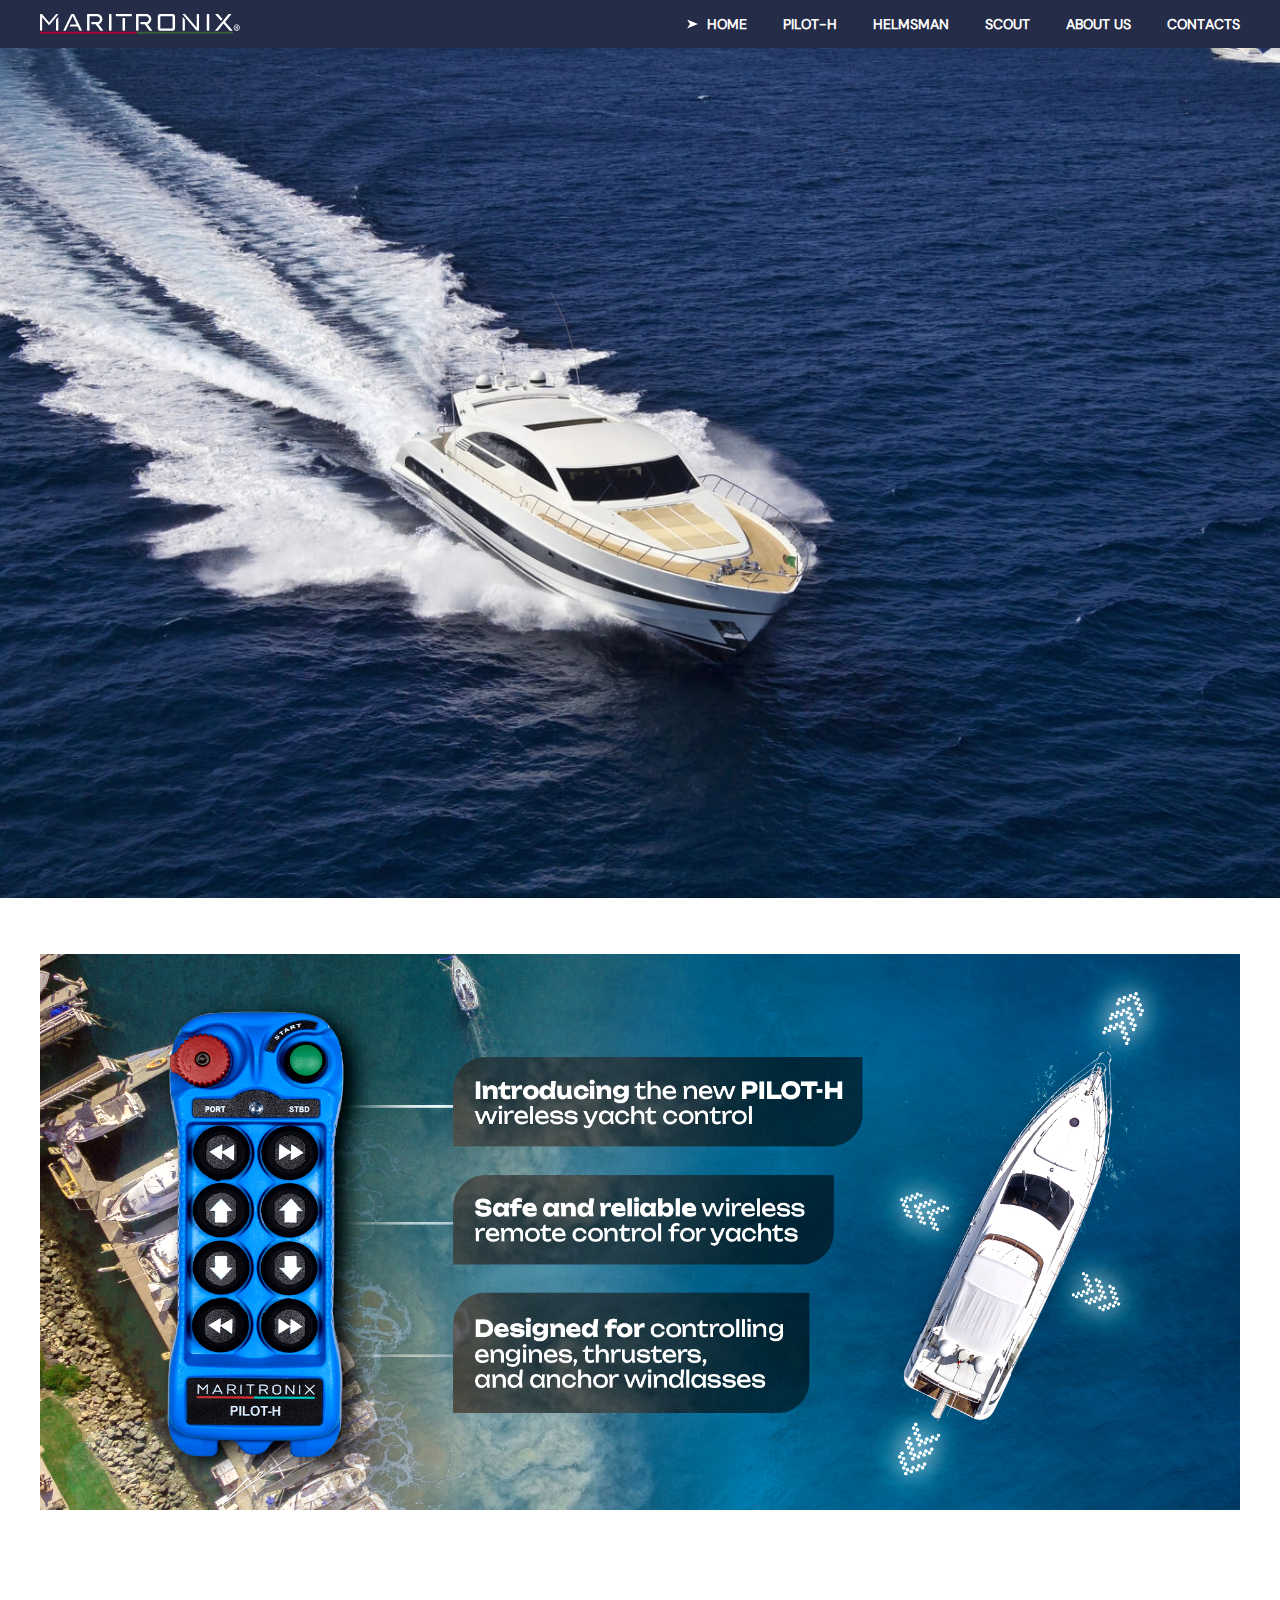
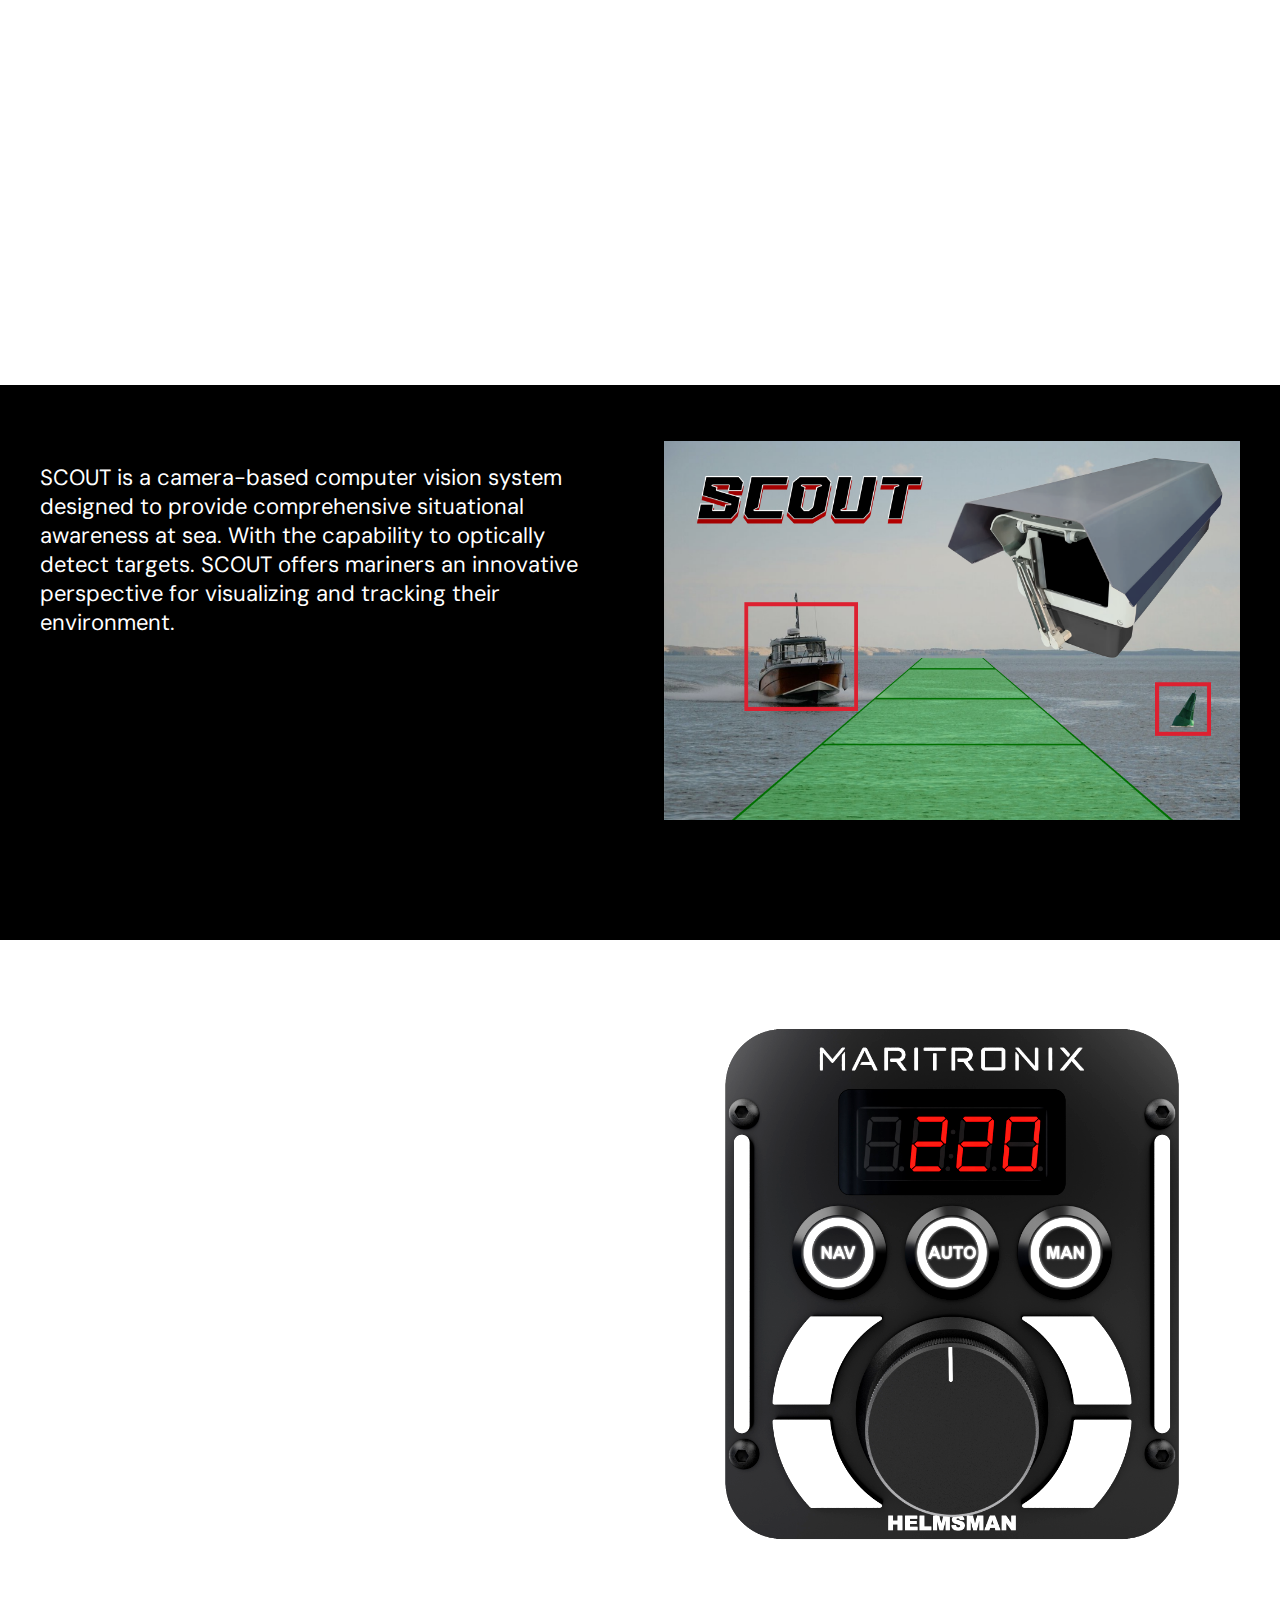
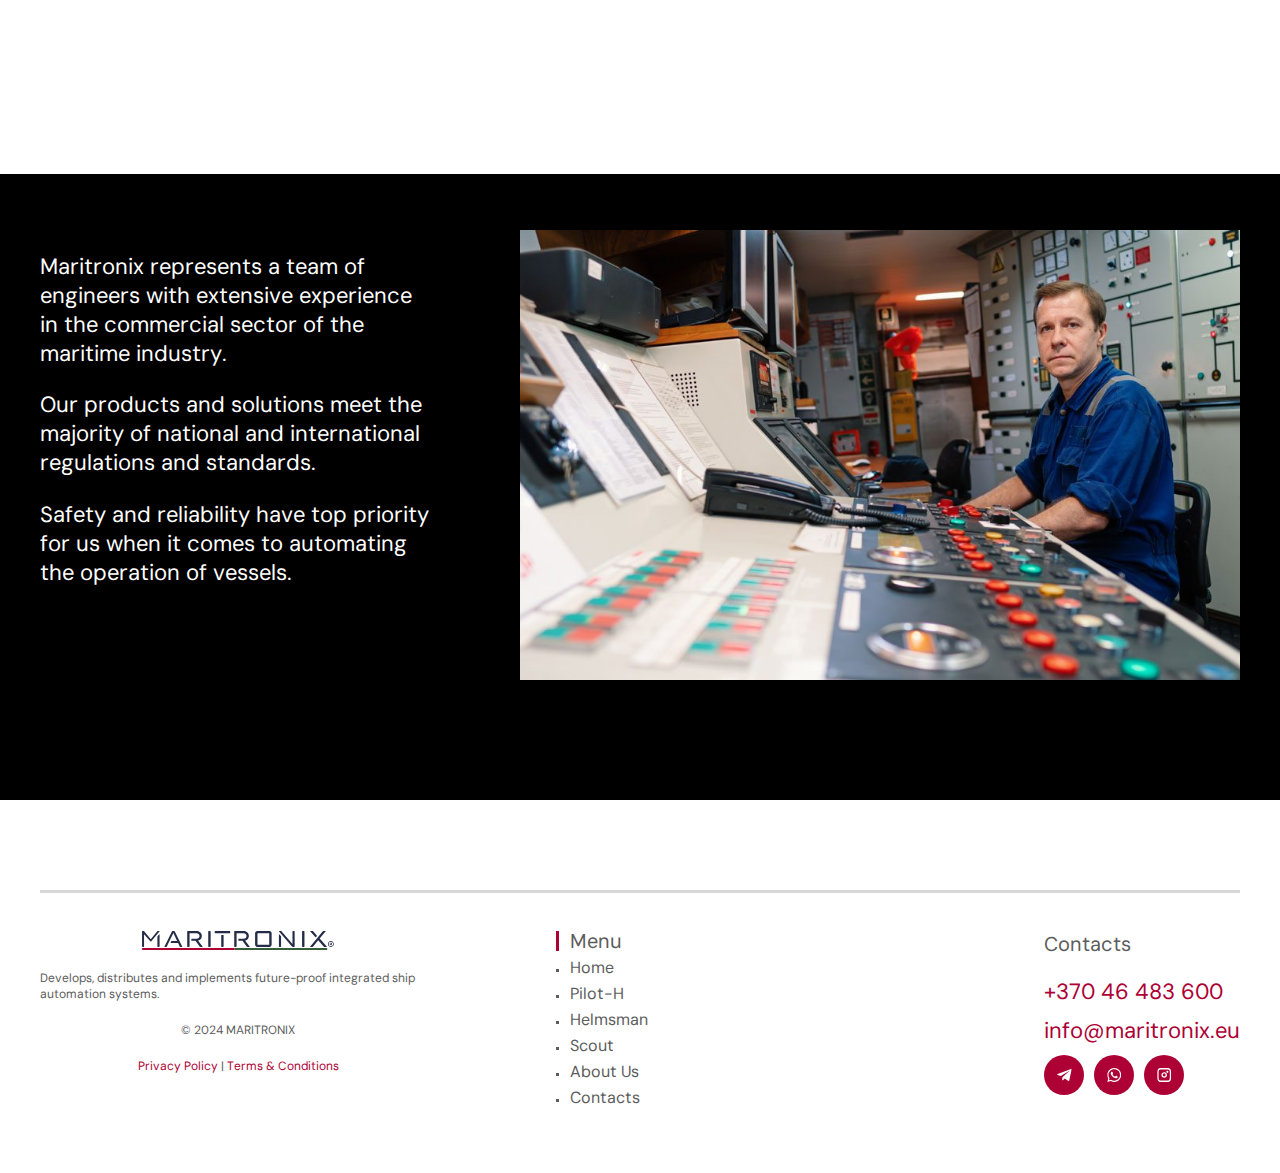
<file: index.html>
<!DOCTYPE html>
<html lang="en">

<head>
    <meta charset="UTF-8">
    <meta name="viewport" content="width=device-width, initial-scale=1.0">
    <title>Home</title>
    <link rel="stylesheet" href="assets/css/style.css">
</head>

<body>
    <div class="wrapper">
        <header class="header">
            <div class="container">
                <div class="header__wrapper">
                    <a href="#">
                        <img src="assets/img/logo-white.svg" alt="">
                    </a>
                    <nav class="header__nav">
                        <ul>
                            <li><a href="index.html" class="active">Home</a></li>
                            <li><a href="pilot-h.html">Pilot-h</a></li>
                            <li><a href="helmsman.html">Helmsman</a></li>
                            <li><a href="scout.html">Scout</a></li>
                            <li><a href="about.html">About Us</a></li>
                            <li><a href="contacts.html">Contacts</a></li>
                        </ul>
                    </nav>
                </div>
            </div>
        </header>
        <main class="main">
            <div class="hero" style="background-image: url(assets/img/home.jpg);">
            </div>
            <!-- <section class="home-info">
                <div class="container">
                    <h2>Modern ship control systems</h2>
                    <img src="assets/img/home-info.jpg" alt="" style="filter: brightness(0.8) contrast(120%);">
                    <p class="center home-info--text scroll-item">Ship management systems encompass a variety of
                        technologies and processes that oversee and control different aspects of a ship's operation.
                        These include navigation systems for determining position and course, propulsion control systems
                        for managing engines and propellers, power management systems for electricity distribution,
                        communication systems for onboard and shore communication, safety and security systems for fire
                        detection and access control, cargo management systems for loading and unloading, environmental
                        management systems for emissions control, and maintenance and monitoring systems for machinery
                        health. These systems work together to ensure safe, efficient, and compliant ship operation.</p>
                </div>
            </section> -->
            <section class="home-pilot pilot">
                <div class="container">
                    <div class="home-pilot__wrapper">
                        <img src="assets/img/pilot-h.jpg" alt="" style="filter: contrast(120%);">
                        <a href="pilot-h.html" class="link-btn scroll-item">
                            <div class="link-btn__content">
                                View product
                            </div>
                        </a>
                    </div>
                    <div class="home-pilot__text scroll-item  half-6">
                    <h3>PILOT-H</h3>
                        <p>A rugged, portable wireless-helm system providing full-bridge control outside the
                            wheelhouse.The Pilot-H enables vessel control from optimal locations, reducing operational
                            risk in dynamic marine environments. This technology empowers mariners to manage vessels
                            from locations offering improved communication, visibility, andsafety. It integrates
                            seamlessly with new or existing vessels, granting propulsion and steering control from
                            personal positions, eliminating the need for a fixed control station.</p>
                    </div>
                </div>
            </section>
            <section class="black home-scout half-img scout">
                <div class="container">
                    <div class="home-scout__wrapper scroll-item">
                        <div class="home-scout__content">
                            <p>SCOUT is a camera-based computer vision system designed to provide comprehensive
                                situational awareness at sea. With the capability to optically detect targets. SCOUT
                                offers mariners an innovative perspective for visualizing and tracking their
                                environment.</p>
                        </div>
                        <div class="home-scout__img">
                            <img src="assets/img/home-scout.png" alt="">
                            <a href="scout.html" class="link-btn  scroll-item left">
                                <div class="link-btn__content">
                                    View product
                                </div>
                            </a>
                        </div>
                    </div>
                </div>
            </section>
            <section class="home-pilot helmsman">
                <div class="container flex-s">
                    <div class="home-pilot__text scroll-item  half">
                        <h3>HELMSMAN-FLY-BY-WIRE RUDDER CONTROL AND AUTOPILOT WITH HAPTIC FEEDBACK</h3>
                        <p>The new system enables precise control of boat direction invarious environments using a
                            single rotation knob. The knob provides different haptic feedback depending on the active
                            driving mode. This system is highly rugged and ensures superior safety.</p>
                    </div>
                    <div class="home-pilot__wrapper half">
                        <img src="assets/img/maritronix.jpg" alt="" style="filter: contrast(120%);">
                        <a href="pilot-h.html" class="link-btn scroll-item">
                            <div class="link-btn__content">
                                View product
                            </div>
                        </a>
                    </div>
                </div>
            </section>
            <section class="black home-scout big-img">
                <div class="container">
                    <div class="home-scout__wrapper">
                        <div class="home-scout__content">
                            <p>Maritronix represents a team of engineers with extensive experience in the commercial
                                sector of the maritime industry.</p>
                            <p>Our products and solutions meet the majority of national and international regulations
                                and standards.</p>
                            <p>Safety and reliability have top priority for us when it comes to automating the operation
                                of vessels.</p>
                        </div>
                        <div class="home-scout__img">
                            <img src="assets/img/home-command.jpg" alt="">
                            <a href="about.html" class="link-btn  scroll-item left">
                                <div class="link-btn__content">
                                    Company profile
                                </div>
                            </a>
                        </div>
                    </div>
                </div>
            </section>
        </main>
        <footer class="footer">
            <div class="container">
                <div class="footer__wrapper">
                    <div class="footer__main">
                        <a href="index.html"><img src="assets/img/logo-dark.svg" alt=""
                                style="width: 192px; margin: 0 auto;"></a>
                        <div class="footer__main--text">Develops, distributes and implements future-proof integrated
                            ship automation systems.</div>
                        <div class="footer__main--copy">© 2024 MARITRONIX</div>
                        <div class="footer__main--links">
                            <a href="#">Privacy Policy</a> | <a href="#">Terms & Conditions</a>
                        </div>
                    </div>
                    <div class="footer__menu">
                        <div class="footer__nav">
                            <div class="footer__nav--title">Menu</div>
                            <nav class="footer__nav--menu">
                                <ul>
                                    <li><a href="index.html">Home</a></li>
                                    <li><a href="pilot-h.html">Pilot-H</a></li>
                                    <li><a href="helmsman.html">Helmsman</a></li>
                                    <li><a href="scout.html">Scout</a></li>
                                    <li><a href="about.html">About Us</a></li>
                                    <li><a href="contacts.html">Contacts</a></li>
                                </ul>
                            </nav>
                        </div>
                        <div class="footer__contacts">
                            <div class="footer__contacts--title">
                                Contacts
                            </div>
                            <div class="footer__contacts--phone">
                                <a href="#">+370 46 483 600</a>
                            </div>
                            <div class="footer__contacts--mail">
                                <a href="#">info@maritronix.eu</a>
                            </div>
                            <div class="footer__contacts--social">
                                <ul>
                                    <li><a href="#">
                                            <svg width="25" height="24" viewBox="0 0 25 24" fill="none"
                                                xmlns="http://www.w3.org/2000/svg">
                                                <path
                                                    d="M18.3006 6.13639L5.66973 11.0323C5.16144 11.2603 4.98953 11.7169 5.54688 11.9647L8.78725 12.9998L16.6221 8.13271C17.0499 7.82716 17.4878 7.90864 17.1109 8.24476L10.3819 14.3689L10.1705 16.9607C10.3663 17.3609 10.7248 17.3627 10.9535 17.1638L12.8151 15.3932L16.0036 17.7931C16.7441 18.2337 17.1471 17.9494 17.3064 17.1417L19.3978 7.18775C19.6149 6.19353 19.2446 5.75546 18.3006 6.13639Z"
                                                    fill="white" />
                                            </svg>
                                        </a></li>
                                    <li><a href="#">
                                            <svg width="15" height="14" viewBox="0 0 15 14" fill="none"
                                                xmlns="http://www.w3.org/2000/svg">
                                                <g clip-path="url(#clip0_123_2383)">
                                                    <path
                                                        d="M12.1363 2.03607C11.4946 1.38781 10.7302 0.873833 9.88768 0.524101C9.04519 0.174369 8.14151 -0.00411264 7.22933 -0.000934864C3.40733 -0.000934864 0.292328 3.11406 0.292328 6.93607C0.292328 8.16107 0.614328 9.35107 1.21633 10.4011L0.236328 13.9991L3.91133 13.0331C4.92633 13.5861 6.06733 13.8801 7.22933 13.8801C11.0513 13.8801 14.1663 10.7651 14.1663 6.94307C14.1663 5.08807 13.4453 3.34507 12.1363 2.03607ZM7.22933 12.7041C6.19333 12.7041 5.17833 12.4241 4.28933 11.8991L4.07933 11.7731L1.89533 12.3471L2.47633 10.2191L2.33633 10.0021C1.76075 9.08294 1.45513 8.02054 1.45433 6.93607C1.45433 3.75807 4.04433 1.16807 7.22233 1.16807C8.76233 1.16807 10.2113 1.77007 11.2963 2.86207C11.8336 3.39684 12.2593 4.03293 12.5489 4.73346C12.8385 5.434 12.9862 6.18504 12.9833 6.94307C12.9973 10.1211 10.4073 12.7041 7.22933 12.7041ZM10.3933 8.39207C10.2183 8.30807 9.36433 7.88807 9.21033 7.82507C9.04933 7.76907 8.93733 7.74107 8.81833 7.90907C8.69933 8.08407 8.37033 8.47607 8.27233 8.58807C8.17433 8.70707 8.06933 8.72107 7.89433 8.63007C7.71933 8.54607 7.15933 8.35707 6.50133 7.76907C5.98333 7.30707 5.64033 6.74007 5.53533 6.56507C5.43733 6.39007 5.52133 6.29907 5.61233 6.20807C5.68933 6.13107 5.78733 6.00506 5.87133 5.90706C5.95533 5.80906 5.99033 5.73207 6.04633 5.62007C6.10233 5.50107 6.07433 5.40307 6.03233 5.31907C5.99033 5.23507 5.64033 4.38107 5.50033 4.03107C5.36033 3.69507 5.21333 3.73707 5.10833 3.73007H4.77233C4.65333 3.73007 4.47133 3.77207 4.31033 3.94707C4.15633 4.12207 3.70833 4.54207 3.70833 5.39607C3.70833 6.25007 4.33133 7.07607 4.41533 7.18807C4.49933 7.30707 5.64033 9.05707 7.37633 9.80607C7.78933 9.98807 8.11133 10.0931 8.36333 10.1701C8.77633 10.3031 9.15433 10.2821 9.45533 10.2401C9.79133 10.1911 10.4843 9.82007 10.6243 9.41407C10.7713 9.00807 10.7713 8.66507 10.7223 8.58807C10.6733 8.51107 10.5683 8.47607 10.3933 8.39207Z"
                                                        fill="white" />
                                                </g>
                                                <defs>
                                                    <clipPath id="clip0_123_2383">
                                                        <rect width="14" height="14" fill="white"
                                                            transform="translate(0.201172)" />
                                                    </clipPath>
                                                </defs>
                                            </svg>
                                        </a></li>
                                    <li><a href="#">
                                            <svg width="15" height="14" viewBox="0 0 15 14" fill="none"
                                                xmlns="http://www.w3.org/2000/svg">
                                                <g clip-path="url(#clip0_123_2387)">
                                                    <path fill-rule="evenodd" clip-rule="evenodd"
                                                        d="M3.52218 1.4963C2.83734 1.58841 2.47483 1.75687 2.21676 2.01516C1.95847 2.27323 1.78959 2.63617 1.69748 3.32101C1.60266 4.02598 1.60117 4.96036 1.60117 6.3V7.7C1.60117 9.03965 1.60266 9.97402 1.69748 10.679C1.78959 11.3638 1.95805 11.7263 2.21634 11.9844C2.47441 12.2427 2.83734 12.4116 3.52218 12.5037C4.22715 12.5985 5.16153 12.6 6.50117 12.6H7.90117C9.24082 12.6 10.1752 12.5985 10.8802 12.5037C11.565 12.4116 11.9275 12.2431 12.1856 11.9848C12.4439 11.7268 12.6128 11.3638 12.7049 10.679C12.7997 9.97402 12.8012 9.03965 12.8012 7.7V6.3C12.8012 4.96036 12.7997 4.02598 12.7049 3.32101C12.6128 2.63617 12.4443 2.27366 12.186 2.01559C11.9279 1.7573 11.565 1.58841 10.8802 1.4963C10.1752 1.40149 9.24082 1.4 7.90117 1.4H6.50117C5.16153 1.4 4.22715 1.40149 3.52218 1.4963ZM6.44994 5.11102e-07H7.9524C9.22873 -1.8765e-05 10.2576 -3.43695e-05 11.0668 0.108798C11.9069 0.221789 12.6143 0.463528 13.176 1.02564C13.7378 1.5872 13.9794 2.2945 14.0924 3.13439C14.2012 3.94358 14.2012 4.97245 14.2012 6.24878V7.75122C14.2012 9.02755 14.2012 10.0564 14.0924 10.8656C13.9794 11.7056 13.7377 12.413 13.1757 12.9746C12.6142 13.5365 11.9068 13.7782 11.0668 13.8912C10.2576 14 9.22872 14 7.95239 14H6.44995C5.17363 14 4.14475 14 3.33557 13.8912C2.49567 13.7782 1.78837 13.5366 1.22681 12.9748C0.664699 12.4132 0.422961 11.7057 0.309969 10.8656C0.201138 10.0564 0.201153 9.02755 0.201172 7.75123V6.24877C0.201153 4.97245 0.201138 3.94358 0.309969 3.13439C0.422947 2.29439 0.664639 1.58702 1.2266 1.02543C1.78819 0.463467 2.49556 0.221775 3.33557 0.108798C4.14475 -3.43695e-05 5.17362 -1.8765e-05 6.44994 5.11102e-07Z"
                                                        fill="white" />
                                                    <path
                                                        d="M10.3513 4.90005C10.9312 4.90005 11.4013 4.42995 11.4013 3.85005C11.4013 3.27015 10.9312 2.80005 10.3513 2.80005C9.77137 2.80005 9.30127 3.27015 9.30127 3.85005C9.30127 4.42995 9.77137 4.90005 10.3513 4.90005Z"
                                                        fill="white" />
                                                    <path fill-rule="evenodd" clip-rule="evenodd"
                                                        d="M7.20137 5.59995C6.42817 5.59995 5.80137 6.22675 5.80137 6.99995C5.80137 7.77315 6.42817 8.39995 7.20137 8.39995C7.97457 8.39995 8.60137 7.77315 8.60137 6.99995C8.60137 6.22675 7.97457 5.59995 7.20137 5.59995ZM4.40137 6.99995C4.40137 5.45355 5.65497 4.19995 7.20137 4.19995C8.74776 4.19995 10.0014 5.45355 10.0014 6.99995C10.0014 8.54635 8.74776 9.79995 7.20137 9.79995C5.65497 9.79995 4.40137 8.54635 4.40137 6.99995Z"
                                                        fill="white" />
                                                </g>
                                                <defs>
                                                    <clipPath id="clip0_123_2387">
                                                        <rect width="14" height="14" fill="white"
                                                            transform="translate(0.201172)" />
                                                    </clipPath>
                                                </defs>
                                            </svg>
                                        </a></li>
                                </ul>
                            </div>
                        </div>
                    </div>

                </div>
            </div>
        </footer>
    </div>

    <script src="assets/js/main.js"></script>
</body>

</html>
</file>
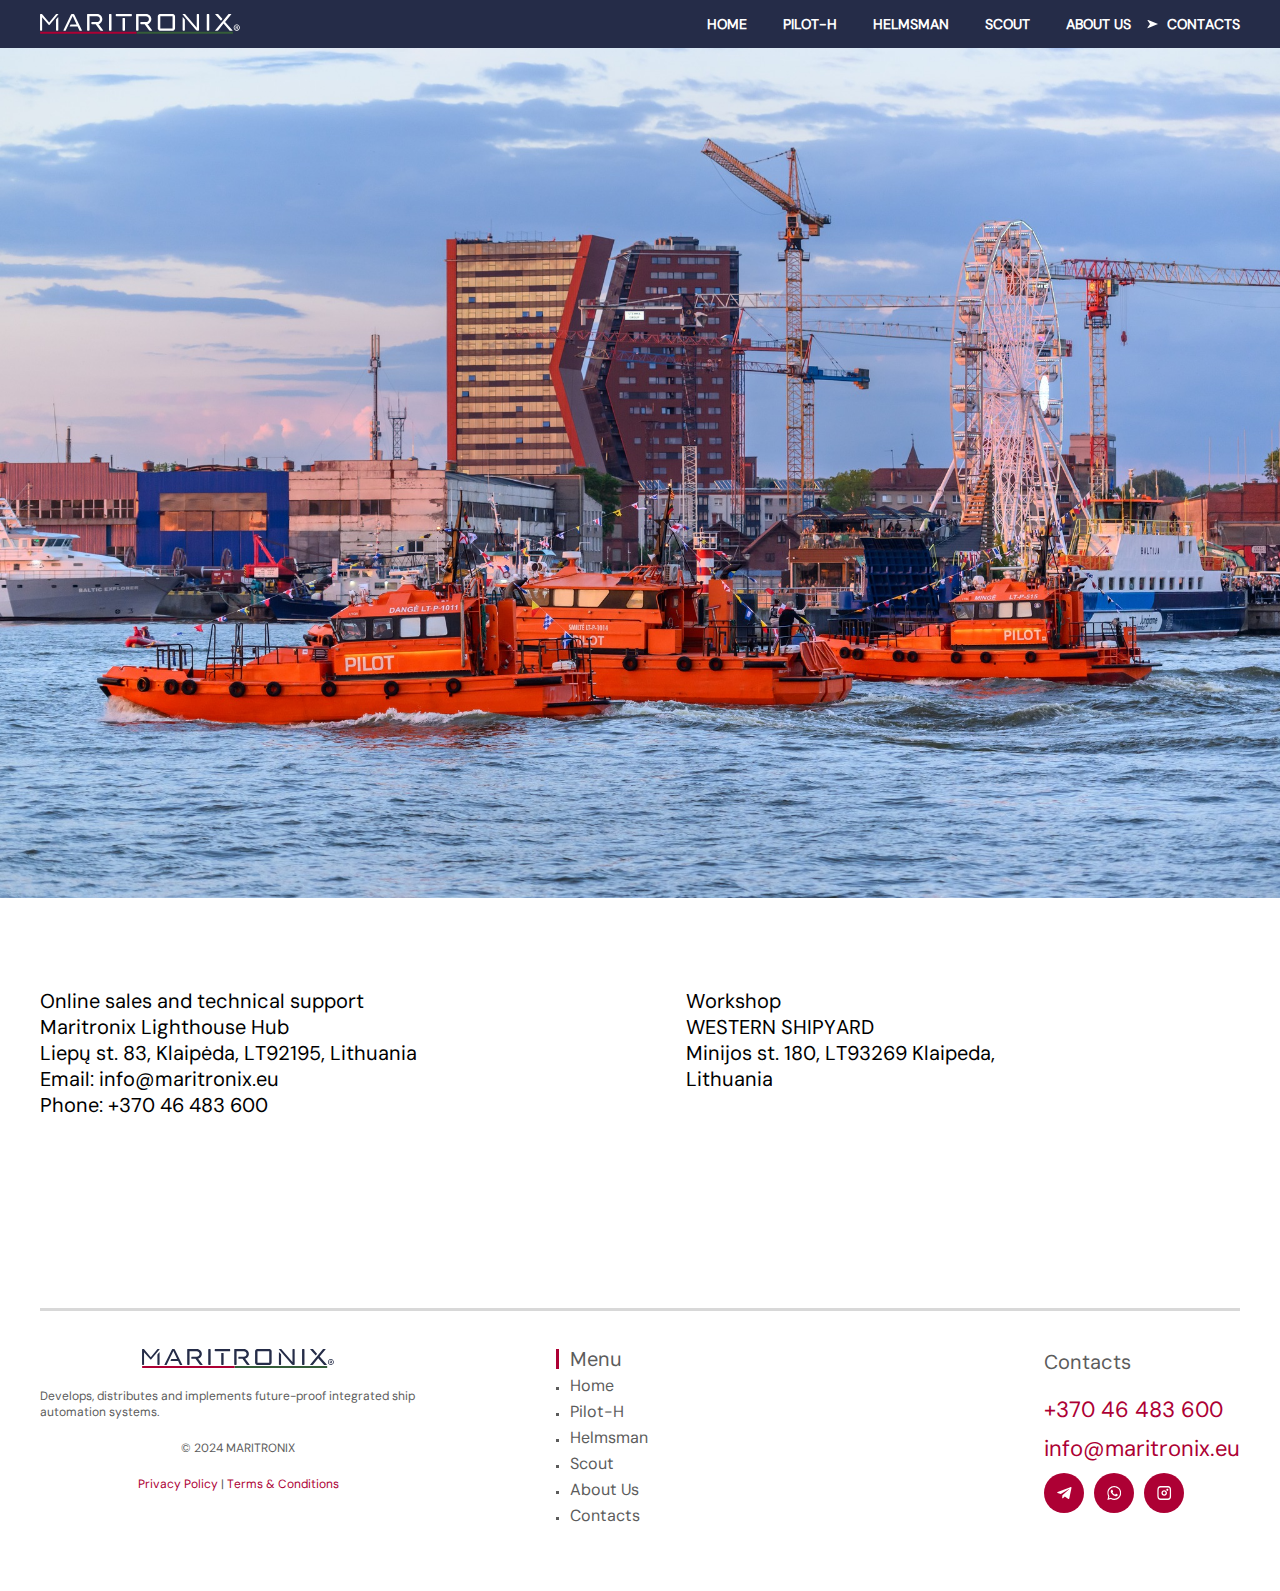
<file: contacts.html>
<!DOCTYPE html>
<html lang="en">

<head>
    <meta charset="UTF-8">
    <meta name="viewport" content="width=device-width, initial-scale=1.0">
    <title>Contacts</title>
    <link rel="stylesheet" href="assets/css/style.css">
</head>

<body>
    <div class="wrapper">
        <header class="header">
            <div class="container">
                <div class="header__wrapper">
                    <a href="index.html">
                        <img src="assets/img/logo-white.svg" alt="">
                    </a>
                    <nav class="header__nav">
                        <ul>
                            <li><a href="index.html">Home</a></li>
                            <li><a href="pilot-h.html">Pilot-H</a></li>
                            <li><a href="helmsman.html">Helmsman</a></li>
                            <li><a href="scout.html">Scout</a></li>
                            <li><a href="about.html">About Us</a></li>
                            <li><a href="contacts.html" class="active">Contacts</a></li>
                        </ul>
                    </nav>
                </div>

            </div>
        </header>
        <main class="main">
            <div class="hero" style="background-image: url(assets/img/contact.jpg);">
            </div>
            <div class="info-item contacts">
                <div class="container">
                    <div class="flex-s">
                        <div class="half contact-left">
                            <div>Online sales and technical support
                                Maritronix Lighthouse Hub</div>
                            <div class="contact-address">Liepų st. 83, Klaipėda, LT92195, Lithuania</div>
                            <div class="contact-mail">Email: info@maritronix.eu</div>
                            <div class="contact-phone">Phone: +370 46 483 600</div>
                        </div>
                        <div class="half contact-right">
                            <div>Workshop</div>
                            <div>WESTERN SHIPYARD</div>
                            <div>Minijos st. 180, LT93269 Klaipeda,
                            Lithuania</div>
                            
                            
                            
                        </div>
                    </div>
                </div>
            </div>
        </main>
        <footer class="footer">
            <div class="container">
                <div class="footer__wrapper">
                    <div class="footer__main">
                        <a href="index.html"><img src="assets/img/logo-dark.svg" alt="" style="width: 192px; margin: 0 auto;"></a>
                        <div class="footer__main--text">Develops, distributes and implements future-proof integrated ship automation systems.</div>
                        <div class="footer__main--copy">© 2024 MARITRONIX</div>
                        <div class="footer__main--links">
                            <a href="#">Privacy Policy</a> | <a href="#">Terms & Conditions</a>
                        </div>
                    </div>
                    <div class="footer__menu">
                                           <div class="footer__nav">
                        <div class="footer__nav--title">Menu</div>
                        <nav class="footer__nav--menu">
                            <ul>
                                <li><a href="index.html">Home</a></li>
                                <li><a href="pilot-h.html">Pilot-H</a></li>
                                <li><a href="helmsman.html">Helmsman</a></li>
                                <li><a href="scout.html">Scout</a></li>
                                <li><a href="about.html">About Us</a></li>
                                <li><a href="contacts.html">Contacts</a></li>
                            </ul>
                        </nav>
                    </div>
                    <div class="footer__contacts">
                        <div class="footer__contacts--title">
                            Contacts
                        </div>
                        <div class="footer__contacts--phone">
                            <a href="#">+370 46 483 600</a>
                        </div>
                        <div class="footer__contacts--mail">
                            <a href="#">info@maritronix.eu</a>
                        </div>
                        <div class="footer__contacts--social">
                            <ul>
                                <li><a href="#">
                                    <svg width="25" height="24" viewBox="0 0 25 24" fill="none" xmlns="http://www.w3.org/2000/svg">
                                        <path d="M18.3006 6.13639L5.66973 11.0323C5.16144 11.2603 4.98953 11.7169 5.54688 11.9647L8.78725 12.9998L16.6221 8.13271C17.0499 7.82716 17.4878 7.90864 17.1109 8.24476L10.3819 14.3689L10.1705 16.9607C10.3663 17.3609 10.7248 17.3627 10.9535 17.1638L12.8151 15.3932L16.0036 17.7931C16.7441 18.2337 17.1471 17.9494 17.3064 17.1417L19.3978 7.18775C19.6149 6.19353 19.2446 5.75546 18.3006 6.13639Z" fill="white"/>
                                    </svg>
                                </a></li>
                                <li><a href="#">
                                    <svg width="15" height="14" viewBox="0 0 15 14" fill="none" xmlns="http://www.w3.org/2000/svg">
                                        <g clip-path="url(#clip0_123_2383)">
                                        <path d="M12.1363 2.03607C11.4946 1.38781 10.7302 0.873833 9.88768 0.524101C9.04519 0.174369 8.14151 -0.00411264 7.22933 -0.000934864C3.40733 -0.000934864 0.292328 3.11406 0.292328 6.93607C0.292328 8.16107 0.614328 9.35107 1.21633 10.4011L0.236328 13.9991L3.91133 13.0331C4.92633 13.5861 6.06733 13.8801 7.22933 13.8801C11.0513 13.8801 14.1663 10.7651 14.1663 6.94307C14.1663 5.08807 13.4453 3.34507 12.1363 2.03607ZM7.22933 12.7041C6.19333 12.7041 5.17833 12.4241 4.28933 11.8991L4.07933 11.7731L1.89533 12.3471L2.47633 10.2191L2.33633 10.0021C1.76075 9.08294 1.45513 8.02054 1.45433 6.93607C1.45433 3.75807 4.04433 1.16807 7.22233 1.16807C8.76233 1.16807 10.2113 1.77007 11.2963 2.86207C11.8336 3.39684 12.2593 4.03293 12.5489 4.73346C12.8385 5.434 12.9862 6.18504 12.9833 6.94307C12.9973 10.1211 10.4073 12.7041 7.22933 12.7041ZM10.3933 8.39207C10.2183 8.30807 9.36433 7.88807 9.21033 7.82507C9.04933 7.76907 8.93733 7.74107 8.81833 7.90907C8.69933 8.08407 8.37033 8.47607 8.27233 8.58807C8.17433 8.70707 8.06933 8.72107 7.89433 8.63007C7.71933 8.54607 7.15933 8.35707 6.50133 7.76907C5.98333 7.30707 5.64033 6.74007 5.53533 6.56507C5.43733 6.39007 5.52133 6.29907 5.61233 6.20807C5.68933 6.13107 5.78733 6.00506 5.87133 5.90706C5.95533 5.80906 5.99033 5.73207 6.04633 5.62007C6.10233 5.50107 6.07433 5.40307 6.03233 5.31907C5.99033 5.23507 5.64033 4.38107 5.50033 4.03107C5.36033 3.69507 5.21333 3.73707 5.10833 3.73007H4.77233C4.65333 3.73007 4.47133 3.77207 4.31033 3.94707C4.15633 4.12207 3.70833 4.54207 3.70833 5.39607C3.70833 6.25007 4.33133 7.07607 4.41533 7.18807C4.49933 7.30707 5.64033 9.05707 7.37633 9.80607C7.78933 9.98807 8.11133 10.0931 8.36333 10.1701C8.77633 10.3031 9.15433 10.2821 9.45533 10.2401C9.79133 10.1911 10.4843 9.82007 10.6243 9.41407C10.7713 9.00807 10.7713 8.66507 10.7223 8.58807C10.6733 8.51107 10.5683 8.47607 10.3933 8.39207Z" fill="white"/>
                                        </g>
                                        <defs>
                                        <clipPath id="clip0_123_2383">
                                        <rect width="14" height="14" fill="white" transform="translate(0.201172)"/>
                                        </clipPath>
                                        </defs>
                                    </svg>
                                </a></li>
                                <li><a href="#">
                                    <svg width="15" height="14" viewBox="0 0 15 14" fill="none" xmlns="http://www.w3.org/2000/svg">
                                        <g clip-path="url(#clip0_123_2387)">
                                        <path fill-rule="evenodd" clip-rule="evenodd" d="M3.52218 1.4963C2.83734 1.58841 2.47483 1.75687 2.21676 2.01516C1.95847 2.27323 1.78959 2.63617 1.69748 3.32101C1.60266 4.02598 1.60117 4.96036 1.60117 6.3V7.7C1.60117 9.03965 1.60266 9.97402 1.69748 10.679C1.78959 11.3638 1.95805 11.7263 2.21634 11.9844C2.47441 12.2427 2.83734 12.4116 3.52218 12.5037C4.22715 12.5985 5.16153 12.6 6.50117 12.6H7.90117C9.24082 12.6 10.1752 12.5985 10.8802 12.5037C11.565 12.4116 11.9275 12.2431 12.1856 11.9848C12.4439 11.7268 12.6128 11.3638 12.7049 10.679C12.7997 9.97402 12.8012 9.03965 12.8012 7.7V6.3C12.8012 4.96036 12.7997 4.02598 12.7049 3.32101C12.6128 2.63617 12.4443 2.27366 12.186 2.01559C11.9279 1.7573 11.565 1.58841 10.8802 1.4963C10.1752 1.40149 9.24082 1.4 7.90117 1.4H6.50117C5.16153 1.4 4.22715 1.40149 3.52218 1.4963ZM6.44994 5.11102e-07H7.9524C9.22873 -1.8765e-05 10.2576 -3.43695e-05 11.0668 0.108798C11.9069 0.221789 12.6143 0.463528 13.176 1.02564C13.7378 1.5872 13.9794 2.2945 14.0924 3.13439C14.2012 3.94358 14.2012 4.97245 14.2012 6.24878V7.75122C14.2012 9.02755 14.2012 10.0564 14.0924 10.8656C13.9794 11.7056 13.7377 12.413 13.1757 12.9746C12.6142 13.5365 11.9068 13.7782 11.0668 13.8912C10.2576 14 9.22872 14 7.95239 14H6.44995C5.17363 14 4.14475 14 3.33557 13.8912C2.49567 13.7782 1.78837 13.5366 1.22681 12.9748C0.664699 12.4132 0.422961 11.7057 0.309969 10.8656C0.201138 10.0564 0.201153 9.02755 0.201172 7.75123V6.24877C0.201153 4.97245 0.201138 3.94358 0.309969 3.13439C0.422947 2.29439 0.664639 1.58702 1.2266 1.02543C1.78819 0.463467 2.49556 0.221775 3.33557 0.108798C4.14475 -3.43695e-05 5.17362 -1.8765e-05 6.44994 5.11102e-07Z" fill="white"/>
                                        <path d="M10.3513 4.90005C10.9312 4.90005 11.4013 4.42995 11.4013 3.85005C11.4013 3.27015 10.9312 2.80005 10.3513 2.80005C9.77137 2.80005 9.30127 3.27015 9.30127 3.85005C9.30127 4.42995 9.77137 4.90005 10.3513 4.90005Z" fill="white"/>
                                        <path fill-rule="evenodd" clip-rule="evenodd" d="M7.20137 5.59995C6.42817 5.59995 5.80137 6.22675 5.80137 6.99995C5.80137 7.77315 6.42817 8.39995 7.20137 8.39995C7.97457 8.39995 8.60137 7.77315 8.60137 6.99995C8.60137 6.22675 7.97457 5.59995 7.20137 5.59995ZM4.40137 6.99995C4.40137 5.45355 5.65497 4.19995 7.20137 4.19995C8.74776 4.19995 10.0014 5.45355 10.0014 6.99995C10.0014 8.54635 8.74776 9.79995 7.20137 9.79995C5.65497 9.79995 4.40137 8.54635 4.40137 6.99995Z" fill="white"/>
                                        </g>
                                        <defs>
                                        <clipPath id="clip0_123_2387">
                                        <rect width="14" height="14" fill="white" transform="translate(0.201172)"/>
                                        </clipPath>
                                        </defs>
                                    </svg>
                                </a></li>
                            </ul>
                        </div>
                    </div> 
                    </div>

                </div>
            </div>
        </footer>
    </div>

    <script src="assets/js/main.js"></script>
</body>

</html>
</file>
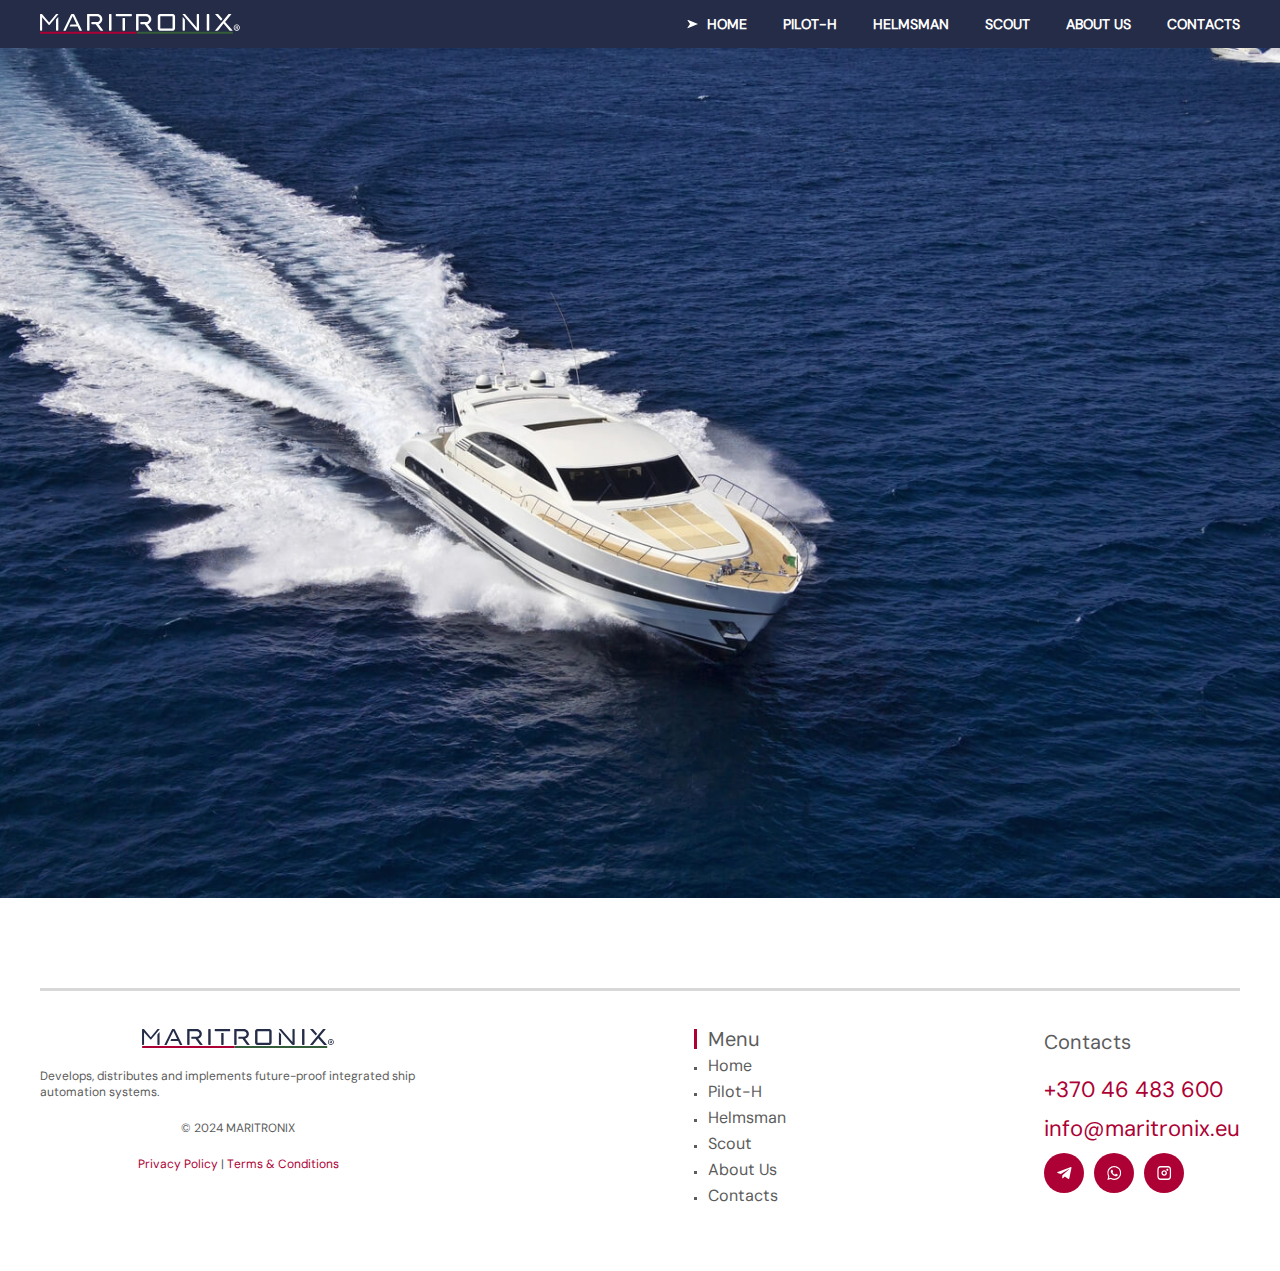
<file: main.html>
<!DOCTYPE html>
<html lang="en">

<head>
    <meta charset="UTF-8">
    <meta name="viewport" content="width=device-width, initial-scale=1.0">
    <title>Document</title>
    <link rel="stylesheet" href="assets/css/style.css">
</head>

<body>
    <div class="wrapper">
        <header class="header">
            <div class="container">
                <div class="header__wrapper">
                    <a href="#">
                        <img src="assets/img/logo-white.svg" alt="">
                    </a>
                    <nav class="header__nav">
                        <ul>
                            <li><a href="index.html" class="active">Home</a></li>
                            <li><a href="pilot-h.html">Pilot-h</a></li>
                            <li><a href="helmsman.html">Helmsman</a></li>
                            <li><a href="scout.html">Scout</a></li>
                            <li><a href="about.html">About Us</a></li>
                            <li><a href="contacts.html">Contacts</a></li>
                        </ul>
                    </nav>
                </div>

            </div>
        </header>
        <main class="main">
            <div class="hero" style="background-image: url(assets/img/home.jpg);">
                
            </div>
        </main>
        <footer class="footer">
            <div class="container">
                <div class="footer__wrapper">
                    <div class="footer__main">
                        <a href="index.html"><img src="assets/img/logo-dark.svg" alt=""></a>
                        <div class="footer__main--text">Develops, distributes and implements future-proof integrated ship automation systems.</div>
                        <div class="footer__main--copy">© 2024 MARITRONIX</div>
                        <div class="footer__main--links">
                            <a href="#">Privacy Policy</a> | <a href="#">Terms & Conditions</a>
                        </div>
                    </div>
                    <div class="footer__nav">
                        <div class="footer__nav--title">Menu</div>
                        <nav class="footer__nav--menu">
                            <ul>
                                <li><a href="index.html">Home</a></li>
                                <li><a href="pilot-h.html">Pilot-H</a></li>
                                <li><a href="helmsman.html">Helmsman</a></li>
                                <li><a href="scout.html">Scout</a></li>
                                <li><a href="about.html">About Us</a></li>
                                <li><a href="contacts.html">Contacts</a></li>
                            </ul>
                        </nav>
                    </div>
                    <div class="footer__contacts">
                        <div class="footer__contacts--title">
                            Contacts
                        </div>
                        <div class="footer__contacts--phone">
                            <a href="#">+370 46 483 600</a>
                        </div>
                        <div class="footer__contacts--mail">
                            <a href="#">info@maritronix.eu</a>
                        </div>
                        <div class="footer__contacts--social">
                            <ul>
                                <li><a href="#">
                                    <svg width="25" height="24" viewBox="0 0 25 24" fill="none" xmlns="http://www.w3.org/2000/svg">
                                        <path d="M18.3006 6.13639L5.66973 11.0323C5.16144 11.2603 4.98953 11.7169 5.54688 11.9647L8.78725 12.9998L16.6221 8.13271C17.0499 7.82716 17.4878 7.90864 17.1109 8.24476L10.3819 14.3689L10.1705 16.9607C10.3663 17.3609 10.7248 17.3627 10.9535 17.1638L12.8151 15.3932L16.0036 17.7931C16.7441 18.2337 17.1471 17.9494 17.3064 17.1417L19.3978 7.18775C19.6149 6.19353 19.2446 5.75546 18.3006 6.13639Z" fill="white"/>
                                    </svg>
                                </a></li>
                                <li><a href="#">
                                    <svg width="15" height="14" viewBox="0 0 15 14" fill="none" xmlns="http://www.w3.org/2000/svg">
                                        <g clip-path="url(#clip0_123_2383)">
                                        <path d="M12.1363 2.03607C11.4946 1.38781 10.7302 0.873833 9.88768 0.524101C9.04519 0.174369 8.14151 -0.00411264 7.22933 -0.000934864C3.40733 -0.000934864 0.292328 3.11406 0.292328 6.93607C0.292328 8.16107 0.614328 9.35107 1.21633 10.4011L0.236328 13.9991L3.91133 13.0331C4.92633 13.5861 6.06733 13.8801 7.22933 13.8801C11.0513 13.8801 14.1663 10.7651 14.1663 6.94307C14.1663 5.08807 13.4453 3.34507 12.1363 2.03607ZM7.22933 12.7041C6.19333 12.7041 5.17833 12.4241 4.28933 11.8991L4.07933 11.7731L1.89533 12.3471L2.47633 10.2191L2.33633 10.0021C1.76075 9.08294 1.45513 8.02054 1.45433 6.93607C1.45433 3.75807 4.04433 1.16807 7.22233 1.16807C8.76233 1.16807 10.2113 1.77007 11.2963 2.86207C11.8336 3.39684 12.2593 4.03293 12.5489 4.73346C12.8385 5.434 12.9862 6.18504 12.9833 6.94307C12.9973 10.1211 10.4073 12.7041 7.22933 12.7041ZM10.3933 8.39207C10.2183 8.30807 9.36433 7.88807 9.21033 7.82507C9.04933 7.76907 8.93733 7.74107 8.81833 7.90907C8.69933 8.08407 8.37033 8.47607 8.27233 8.58807C8.17433 8.70707 8.06933 8.72107 7.89433 8.63007C7.71933 8.54607 7.15933 8.35707 6.50133 7.76907C5.98333 7.30707 5.64033 6.74007 5.53533 6.56507C5.43733 6.39007 5.52133 6.29907 5.61233 6.20807C5.68933 6.13107 5.78733 6.00506 5.87133 5.90706C5.95533 5.80906 5.99033 5.73207 6.04633 5.62007C6.10233 5.50107 6.07433 5.40307 6.03233 5.31907C5.99033 5.23507 5.64033 4.38107 5.50033 4.03107C5.36033 3.69507 5.21333 3.73707 5.10833 3.73007H4.77233C4.65333 3.73007 4.47133 3.77207 4.31033 3.94707C4.15633 4.12207 3.70833 4.54207 3.70833 5.39607C3.70833 6.25007 4.33133 7.07607 4.41533 7.18807C4.49933 7.30707 5.64033 9.05707 7.37633 9.80607C7.78933 9.98807 8.11133 10.0931 8.36333 10.1701C8.77633 10.3031 9.15433 10.2821 9.45533 10.2401C9.79133 10.1911 10.4843 9.82007 10.6243 9.41407C10.7713 9.00807 10.7713 8.66507 10.7223 8.58807C10.6733 8.51107 10.5683 8.47607 10.3933 8.39207Z" fill="white"/>
                                        </g>
                                        <defs>
                                        <clipPath id="clip0_123_2383">
                                        <rect width="14" height="14" fill="white" transform="translate(0.201172)"/>
                                        </clipPath>
                                        </defs>
                                    </svg>
                                </a></li>
                                <li><a href="#">
                                    <svg width="15" height="14" viewBox="0 0 15 14" fill="none" xmlns="http://www.w3.org/2000/svg">
                                        <g clip-path="url(#clip0_123_2387)">
                                        <path fill-rule="evenodd" clip-rule="evenodd" d="M3.52218 1.4963C2.83734 1.58841 2.47483 1.75687 2.21676 2.01516C1.95847 2.27323 1.78959 2.63617 1.69748 3.32101C1.60266 4.02598 1.60117 4.96036 1.60117 6.3V7.7C1.60117 9.03965 1.60266 9.97402 1.69748 10.679C1.78959 11.3638 1.95805 11.7263 2.21634 11.9844C2.47441 12.2427 2.83734 12.4116 3.52218 12.5037C4.22715 12.5985 5.16153 12.6 6.50117 12.6H7.90117C9.24082 12.6 10.1752 12.5985 10.8802 12.5037C11.565 12.4116 11.9275 12.2431 12.1856 11.9848C12.4439 11.7268 12.6128 11.3638 12.7049 10.679C12.7997 9.97402 12.8012 9.03965 12.8012 7.7V6.3C12.8012 4.96036 12.7997 4.02598 12.7049 3.32101C12.6128 2.63617 12.4443 2.27366 12.186 2.01559C11.9279 1.7573 11.565 1.58841 10.8802 1.4963C10.1752 1.40149 9.24082 1.4 7.90117 1.4H6.50117C5.16153 1.4 4.22715 1.40149 3.52218 1.4963ZM6.44994 5.11102e-07H7.9524C9.22873 -1.8765e-05 10.2576 -3.43695e-05 11.0668 0.108798C11.9069 0.221789 12.6143 0.463528 13.176 1.02564C13.7378 1.5872 13.9794 2.2945 14.0924 3.13439C14.2012 3.94358 14.2012 4.97245 14.2012 6.24878V7.75122C14.2012 9.02755 14.2012 10.0564 14.0924 10.8656C13.9794 11.7056 13.7377 12.413 13.1757 12.9746C12.6142 13.5365 11.9068 13.7782 11.0668 13.8912C10.2576 14 9.22872 14 7.95239 14H6.44995C5.17363 14 4.14475 14 3.33557 13.8912C2.49567 13.7782 1.78837 13.5366 1.22681 12.9748C0.664699 12.4132 0.422961 11.7057 0.309969 10.8656C0.201138 10.0564 0.201153 9.02755 0.201172 7.75123V6.24877C0.201153 4.97245 0.201138 3.94358 0.309969 3.13439C0.422947 2.29439 0.664639 1.58702 1.2266 1.02543C1.78819 0.463467 2.49556 0.221775 3.33557 0.108798C4.14475 -3.43695e-05 5.17362 -1.8765e-05 6.44994 5.11102e-07Z" fill="white"/>
                                        <path d="M10.3513 4.90005C10.9312 4.90005 11.4013 4.42995 11.4013 3.85005C11.4013 3.27015 10.9312 2.80005 10.3513 2.80005C9.77137 2.80005 9.30127 3.27015 9.30127 3.85005C9.30127 4.42995 9.77137 4.90005 10.3513 4.90005Z" fill="white"/>
                                        <path fill-rule="evenodd" clip-rule="evenodd" d="M7.20137 5.59995C6.42817 5.59995 5.80137 6.22675 5.80137 6.99995C5.80137 7.77315 6.42817 8.39995 7.20137 8.39995C7.97457 8.39995 8.60137 7.77315 8.60137 6.99995C8.60137 6.22675 7.97457 5.59995 7.20137 5.59995ZM4.40137 6.99995C4.40137 5.45355 5.65497 4.19995 7.20137 4.19995C8.74776 4.19995 10.0014 5.45355 10.0014 6.99995C10.0014 8.54635 8.74776 9.79995 7.20137 9.79995C5.65497 9.79995 4.40137 8.54635 4.40137 6.99995Z" fill="white"/>
                                        </g>
                                        <defs>
                                        <clipPath id="clip0_123_2387">
                                        <rect width="14" height="14" fill="white" transform="translate(0.201172)"/>
                                        </clipPath>
                                        </defs>
                                    </svg>
                                </a></li>
                            </ul>
                        </div>
                    </div>
                </div>
            </div>
        </footer>
    </div>

    <script src="assets/js/main.js"></script>
</body>

</html>
</file>
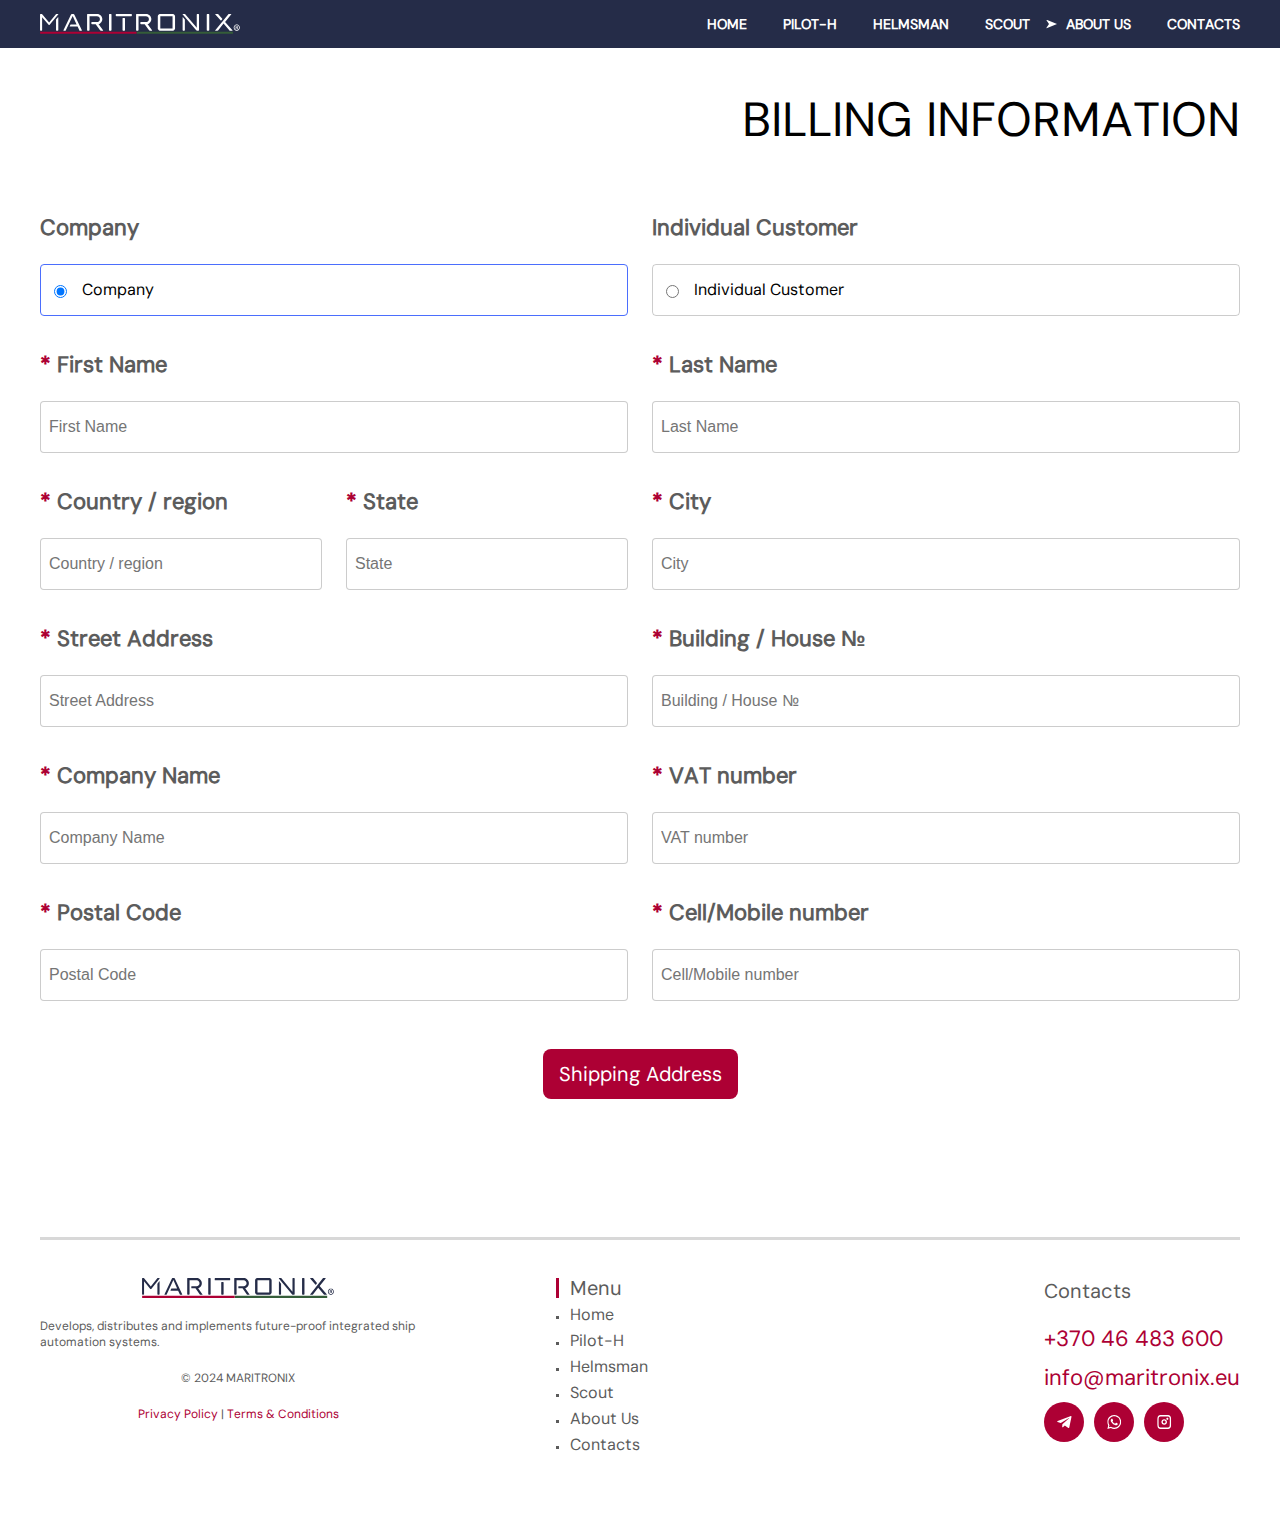
<file: order.html>
<!DOCTYPE html>
<html lang="en">

<head>
    <meta charset="UTF-8">
    <meta name="viewport" content="width=device-width, initial-scale=1.0">
    <title>Order</title>
    <link rel="stylesheet" href="assets/css/style.css">
</head>

<body>
    <div class="wrapper">
        <header class="header">
            <div class="container">
                <div class="header__wrapper">
                    <a href="#">
                        <img src="assets/img/logo-white.svg" alt="">
                    </a>
                    <nav class="header__nav">
                        <ul>
                            <li><a href="index.html">Home</a></li>
                            <li><a href="pilot-h.html">Pilot-h</a></li>
                            <li><a href="helmsman.html">Helmsman</a></li>
                            <li><a href="scout.html">Scout</a></li>
                            <li><a href="about.html" class="active">About Us</a></li>
                            <li><a href="contacts.html">Contacts</a></li>
                        </ul>
                    </nav>
                </div>

            </div>
        </header>
        <main class="main">
            <section class="order">
                <div class="container">
                    <form class="form" action="#" method="post">
                        <div class="billing-form">
                            <h2>Billing Information</h2>
                            <div class="order__wrapper">
                                <div class="order__inner">
                                    <p class="order__title">Company</p>
                                    <div class="order__item">
                                        <input id="company" type="radio" name="billing-property" value="company"
                                            checked><label for="company">Company</label>
                                    </div>
                                </div>
                                <div class="order__inner">
                                    <p class="order__title">Individual Customer</p>
                                    <div class="order__item">
                                        <input id="individual" type="radio" name="billing-property"
                                            value="individual-costomer"><label for="individual">Individual
                                            Customer</label>
                                    </div>
                                </div>
                                <div class="order__inner">
                                    <p class="order__title"><span>*&nbsp</span>First Name</p>
                                    <input class="order__item _req" id="billing-first-name" type="text"
                                        name="billing-first-name" placeholder="First Name">
                                </div>
                                <div class="order__inner">
                                    <p class="order__title"><span>*&nbsp</span>Last Name</p>
                                    <input class="order__item _req" id="billing-last-name" type="text"
                                        name="billing-last-name" placeholder="Last Name">
                                </div>
                                <div class="order__wrapper">
                                    <div class="order__inner">
                                        <p class="order__title"><span>*&nbsp</span>Country / region</p>
                                        <input class="order__item _req" id="billing-region" type="text"
                                            name="billing-region" placeholder="Country / region">
                                    </div>
                                    <div class="order__inner">
                                        <p class="order__title"><span>*&nbsp</span>State</p>
                                        <input class="order__item _req" id="billing-state" type="text" name="billing-state"
                                            placeholder="State">
                                    </div>
                                </div>
                                <div class="order__inner">
                                    <p class="order__title"><span>*&nbsp</span>City</p>
                                    <input class="order__item _req" id="billing-city" type="text" name="billing-city"
                                        placeholder="City">
                                </div>
                                <div class="order__inner">
                                    <p class="order__title"><span>*&nbsp</span>Street Address</p>
                                    <input class="order__item _req" id="billing-street" type="text" name="billing-street"
                                        placeholder="Street Address">
                                </div>
                                <div class="order__inner">
                                    <p class="order__title"><span>*&nbsp</span>Building / House №</p>
                                    <input class="order__item _req" id="billing-building" type="text" name="billing-building"
                                        placeholder="Building / House №">
                                </div>
                                <div class="order__inner company-atr">
                                    <p class="order__title"><span>*&nbsp</span>Company Name</p>
                                    <input class="order__item _req" id="billing-company-name" type="text"
                                        name="billing-company-name" placeholder="Company Name">
                                </div>
                                <div class="order__inner company-atr">
                                    <p class="order__title"><span>*&nbsp</span>VAT number</p>
                                    <input class="order__item _req" id="billing-company-number" type="text"
                                        name="billing-company-number" placeholder="VAT number">
                                </div>
                                <div class="order__inner">
                                    <p class="order__title"><span>*&nbsp</span>Postal Code</p>
                                    <input class="order__item _req" id="billing-postal-code" type="text"
                                        name="billing-postal-code" placeholder="Postal Code">
                                </div>
                                <div class="order__inner">
                                    <p class="order__title"><span>*&nbsp</span>Cell/Mobile number</p>
                                    <input class="order__item _req" id="billing-mobile" type="tel" name="billing-mobile"
                                        placeholder="Cell/Mobile number">
                                </div>
                            </div>
                        </div>

                        <div class="button-shipping button-order button-order">Shipping Address</div>
                        <div class="button-billing button-order hidden">Billing information</div>
                        <div class="shipping-form hidden">
                            <h2>Shipping Address</h2>
                            <div class="order__wrapper">
                                <div class="order__inner">
                                    <p class="order__title">Company</p>
                                    <div class="order__item">
                                        <input id="shipping-company" type="radio" name="shipping-property"
                                            value="company" checked><label for="shipping-company">Company</label>
                                    </div>
                                </div>
                                <div class="order__inner">
                                    <p class="order__title">Individual Customer</p>
                                    <div class="order__item">
                                        <input id="shipping-individual" type="radio" name="shipping-property"
                                            value="individual-costomer"><label for="shipping-individual">Individual
                                            Customer</label>
                                    </div>
                                </div>
                                <div class="order__inner">
                                    <p class="order__title"><span>*&nbsp</span>First Name</p>
                                    <input class="order__item _req" id="shipping-first-name" type="text"
                                        name="shipping-first-name" placeholder="First Name">
                                </div>
                                <div class="order__inner">
                                    <p class="order__title"><span>*&nbsp</span>Last Name</p>
                                    <input class="order__item _req" id="shipping-last-name" type="text"
                                        name="shipping-last-name" placeholder="Last Name">
                                </div>
                                <div class="order__wrapper">
                                    <div class="order__inner">
                                        <p class="order__title"><span>*&nbsp</span>Country / region</p>
                                        <input class="order__item _req" id="shipping-region" type="text"
                                            name="shipping-region" placeholder="Country / region">
                                    </div>
                                    <div class="order__inner">
                                        <p class="order__title"><span>*&nbsp</span>State</p>
                                        <input class="order__item _req" id="shipping-state" type="text" name="shipping-state"
                                            placeholder="State">
                                    </div>
                                </div>
                                <div class="order__inner">
                                    <p class="order__title"><span>*&nbsp</span>City</p>
                                    <input class="order__item _req" id="shipping-city" type="text" name="shipping-city"
                                        placeholder="City">
                                </div>
                                <div class="order__inner">
                                    <p class="order__title"><span>*&nbsp</span>Street Address</p>
                                    <input class="order__item _req" id="shipping-street" type="text" name="shipping-street"
                                        placeholder="Street Address">
                                </div>
                                <div class="order__inner">
                                    <p class="order__title"><span>*&nbsp</span>Building / House №</p>
                                    <input class="order__item _req" id="shipping-building" type="text" name="shipping-building"
                                        placeholder="Building / House №">
                                </div>
                                <div class="order__inner shipping-company-atr">
                                    <p class="order__title"><span>*&nbsp</span>Company Name</p>
                                    <input class="order__item _req" id="shipping-company-name" type="text"
                                        name="shipping-company-name" placeholder="Company Name">
                                </div>
                                <div class="order__inner shipping-company-atr">
                                    <p class="order__title"><span>*&nbsp</span>VATnumber</p>
                                    <input class="order__item _req" id="shipping-company-number" type="text"
                                        name="shipping-company-number" placeholder="VAT number">
                                </div>
                                <div class="order__inner">
                                    <p class="order__title"><span>*&nbsp</span>Postal Code</p>
                                    <input class="order__item _req" id="shipping-postal-code" type="text"
                                        name="shipping-postal-code" placeholder="Postal Code">
                                </div>
                                <div class="order__inner">
                                    <p class="order__title"><span>*&nbsp</span>Cell/Mobile number</p>
                                    <input class="order__item _req" id="shipping-mobile" type="tel" name="shipping-mobile"
                                        placeholder="Cell/Mobile number">
                                </div>
                            </div>
                            <button type="submit" class="button-shipping button-order">Send Order</button>
                        </div>
                    </form>
                </div>
            </section>
        </main>
        <footer class="footer">
            <div class="container">
                <div class="footer__wrapper">
                    <div class="footer__main">
                        <a href="index.html"><img src="assets/img/logo-dark.svg" alt=""
                                style="width: 192px; margin: 0 auto;"></a>
                        <div class="footer__main--text">Develops, distributes and implements future-proof integrated
                            ship automation systems.</div>
                        <div class="footer__main--copy">© 2024 MARITRONIX</div>
                        <div class="footer__main--links">
                            <a href="#">Privacy Policy</a> | <a href="#">Terms & Conditions</a>
                        </div>
                    </div>
                    <div class="footer__menu">
                        <div class="footer__nav">
                            <div class="footer__nav--title">Menu</div>
                            <nav class="footer__nav--menu">
                                <ul>
                                    <li><a href="index.html">Home</a></li>
                                    <li><a href="pilot-h.html">Pilot-H</a></li>
                                    <li><a href="helmsman.html">Helmsman</a></li>
                                    <li><a href="scout.html">Scout</a></li>
                                    <li><a href="about.html">About Us</a></li>
                                    <li><a href="contacts.html">Contacts</a></li>
                                </ul>
                            </nav>
                        </div>
                        <div class="footer__contacts">
                            <div class="footer__contacts--title">
                                Contacts
                            </div>
                            <div class="footer__contacts--phone">
                                <a href="#">+370 46 483 600</a>
                            </div>
                            <div class="footer__contacts--mail">
                                <a href="#">info@maritronix.eu</a>
                            </div>
                            <div class="footer__contacts--social">
                                <ul>
                                    <li><a href="#">
                                            <svg width="25" height="24" viewBox="0 0 25 24" fill="none"
                                                xmlns="http://www.w3.org/2000/svg">
                                                <path
                                                    d="M18.3006 6.13639L5.66973 11.0323C5.16144 11.2603 4.98953 11.7169 5.54688 11.9647L8.78725 12.9998L16.6221 8.13271C17.0499 7.82716 17.4878 7.90864 17.1109 8.24476L10.3819 14.3689L10.1705 16.9607C10.3663 17.3609 10.7248 17.3627 10.9535 17.1638L12.8151 15.3932L16.0036 17.7931C16.7441 18.2337 17.1471 17.9494 17.3064 17.1417L19.3978 7.18775C19.6149 6.19353 19.2446 5.75546 18.3006 6.13639Z"
                                                    fill="white" />
                                            </svg>
                                        </a></li>
                                    <li><a href="#">
                                            <svg width="15" height="14" viewBox="0 0 15 14" fill="none"
                                                xmlns="http://www.w3.org/2000/svg">
                                                <g clip-path="url(#clip0_123_2383)">
                                                    <path
                                                        d="M12.1363 2.03607C11.4946 1.38781 10.7302 0.873833 9.88768 0.524101C9.04519 0.174369 8.14151 -0.00411264 7.22933 -0.000934864C3.40733 -0.000934864 0.292328 3.11406 0.292328 6.93607C0.292328 8.16107 0.614328 9.35107 1.21633 10.4011L0.236328 13.9991L3.91133 13.0331C4.92633 13.5861 6.06733 13.8801 7.22933 13.8801C11.0513 13.8801 14.1663 10.7651 14.1663 6.94307C14.1663 5.08807 13.4453 3.34507 12.1363 2.03607ZM7.22933 12.7041C6.19333 12.7041 5.17833 12.4241 4.28933 11.8991L4.07933 11.7731L1.89533 12.3471L2.47633 10.2191L2.33633 10.0021C1.76075 9.08294 1.45513 8.02054 1.45433 6.93607C1.45433 3.75807 4.04433 1.16807 7.22233 1.16807C8.76233 1.16807 10.2113 1.77007 11.2963 2.86207C11.8336 3.39684 12.2593 4.03293 12.5489 4.73346C12.8385 5.434 12.9862 6.18504 12.9833 6.94307C12.9973 10.1211 10.4073 12.7041 7.22933 12.7041ZM10.3933 8.39207C10.2183 8.30807 9.36433 7.88807 9.21033 7.82507C9.04933 7.76907 8.93733 7.74107 8.81833 7.90907C8.69933 8.08407 8.37033 8.47607 8.27233 8.58807C8.17433 8.70707 8.06933 8.72107 7.89433 8.63007C7.71933 8.54607 7.15933 8.35707 6.50133 7.76907C5.98333 7.30707 5.64033 6.74007 5.53533 6.56507C5.43733 6.39007 5.52133 6.29907 5.61233 6.20807C5.68933 6.13107 5.78733 6.00506 5.87133 5.90706C5.95533 5.80906 5.99033 5.73207 6.04633 5.62007C6.10233 5.50107 6.07433 5.40307 6.03233 5.31907C5.99033 5.23507 5.64033 4.38107 5.50033 4.03107C5.36033 3.69507 5.21333 3.73707 5.10833 3.73007H4.77233C4.65333 3.73007 4.47133 3.77207 4.31033 3.94707C4.15633 4.12207 3.70833 4.54207 3.70833 5.39607C3.70833 6.25007 4.33133 7.07607 4.41533 7.18807C4.49933 7.30707 5.64033 9.05707 7.37633 9.80607C7.78933 9.98807 8.11133 10.0931 8.36333 10.1701C8.77633 10.3031 9.15433 10.2821 9.45533 10.2401C9.79133 10.1911 10.4843 9.82007 10.6243 9.41407C10.7713 9.00807 10.7713 8.66507 10.7223 8.58807C10.6733 8.51107 10.5683 8.47607 10.3933 8.39207Z"
                                                        fill="white" />
                                                </g>
                                                <defs>
                                                    <clipPath id="clip0_123_2383">
                                                        <rect width="14" height="14" fill="white"
                                                            transform="translate(0.201172)" />
                                                    </clipPath>
                                                </defs>
                                            </svg>
                                        </a></li>
                                    <li><a href="#">
                                            <svg width="15" height="14" viewBox="0 0 15 14" fill="none"
                                                xmlns="http://www.w3.org/2000/svg">
                                                <g clip-path="url(#clip0_123_2387)">
                                                    <path fill-rule="evenodd" clip-rule="evenodd"
                                                        d="M3.52218 1.4963C2.83734 1.58841 2.47483 1.75687 2.21676 2.01516C1.95847 2.27323 1.78959 2.63617 1.69748 3.32101C1.60266 4.02598 1.60117 4.96036 1.60117 6.3V7.7C1.60117 9.03965 1.60266 9.97402 1.69748 10.679C1.78959 11.3638 1.95805 11.7263 2.21634 11.9844C2.47441 12.2427 2.83734 12.4116 3.52218 12.5037C4.22715 12.5985 5.16153 12.6 6.50117 12.6H7.90117C9.24082 12.6 10.1752 12.5985 10.8802 12.5037C11.565 12.4116 11.9275 12.2431 12.1856 11.9848C12.4439 11.7268 12.6128 11.3638 12.7049 10.679C12.7997 9.97402 12.8012 9.03965 12.8012 7.7V6.3C12.8012 4.96036 12.7997 4.02598 12.7049 3.32101C12.6128 2.63617 12.4443 2.27366 12.186 2.01559C11.9279 1.7573 11.565 1.58841 10.8802 1.4963C10.1752 1.40149 9.24082 1.4 7.90117 1.4H6.50117C5.16153 1.4 4.22715 1.40149 3.52218 1.4963ZM6.44994 5.11102e-07H7.9524C9.22873 -1.8765e-05 10.2576 -3.43695e-05 11.0668 0.108798C11.9069 0.221789 12.6143 0.463528 13.176 1.02564C13.7378 1.5872 13.9794 2.2945 14.0924 3.13439C14.2012 3.94358 14.2012 4.97245 14.2012 6.24878V7.75122C14.2012 9.02755 14.2012 10.0564 14.0924 10.8656C13.9794 11.7056 13.7377 12.413 13.1757 12.9746C12.6142 13.5365 11.9068 13.7782 11.0668 13.8912C10.2576 14 9.22872 14 7.95239 14H6.44995C5.17363 14 4.14475 14 3.33557 13.8912C2.49567 13.7782 1.78837 13.5366 1.22681 12.9748C0.664699 12.4132 0.422961 11.7057 0.309969 10.8656C0.201138 10.0564 0.201153 9.02755 0.201172 7.75123V6.24877C0.201153 4.97245 0.201138 3.94358 0.309969 3.13439C0.422947 2.29439 0.664639 1.58702 1.2266 1.02543C1.78819 0.463467 2.49556 0.221775 3.33557 0.108798C4.14475 -3.43695e-05 5.17362 -1.8765e-05 6.44994 5.11102e-07Z"
                                                        fill="white" />
                                                    <path
                                                        d="M10.3513 4.90005C10.9312 4.90005 11.4013 4.42995 11.4013 3.85005C11.4013 3.27015 10.9312 2.80005 10.3513 2.80005C9.77137 2.80005 9.30127 3.27015 9.30127 3.85005C9.30127 4.42995 9.77137 4.90005 10.3513 4.90005Z"
                                                        fill="white" />
                                                    <path fill-rule="evenodd" clip-rule="evenodd"
                                                        d="M7.20137 5.59995C6.42817 5.59995 5.80137 6.22675 5.80137 6.99995C5.80137 7.77315 6.42817 8.39995 7.20137 8.39995C7.97457 8.39995 8.60137 7.77315 8.60137 6.99995C8.60137 6.22675 7.97457 5.59995 7.20137 5.59995ZM4.40137 6.99995C4.40137 5.45355 5.65497 4.19995 7.20137 4.19995C8.74776 4.19995 10.0014 5.45355 10.0014 6.99995C10.0014 8.54635 8.74776 9.79995 7.20137 9.79995C5.65497 9.79995 4.40137 8.54635 4.40137 6.99995Z"
                                                        fill="white" />
                                                </g>
                                                <defs>
                                                    <clipPath id="clip0_123_2387">
                                                        <rect width="14" height="14" fill="white"
                                                            transform="translate(0.201172)" />
                                                    </clipPath>
                                                </defs>
                                            </svg>
                                        </a></li>
                                </ul>
                            </div>
                        </div>
                    </div>

                </div>
            </div>
        </footer>
    </div>

    <script src="assets/js/main.js"></script>
</body>

</html>
</file>
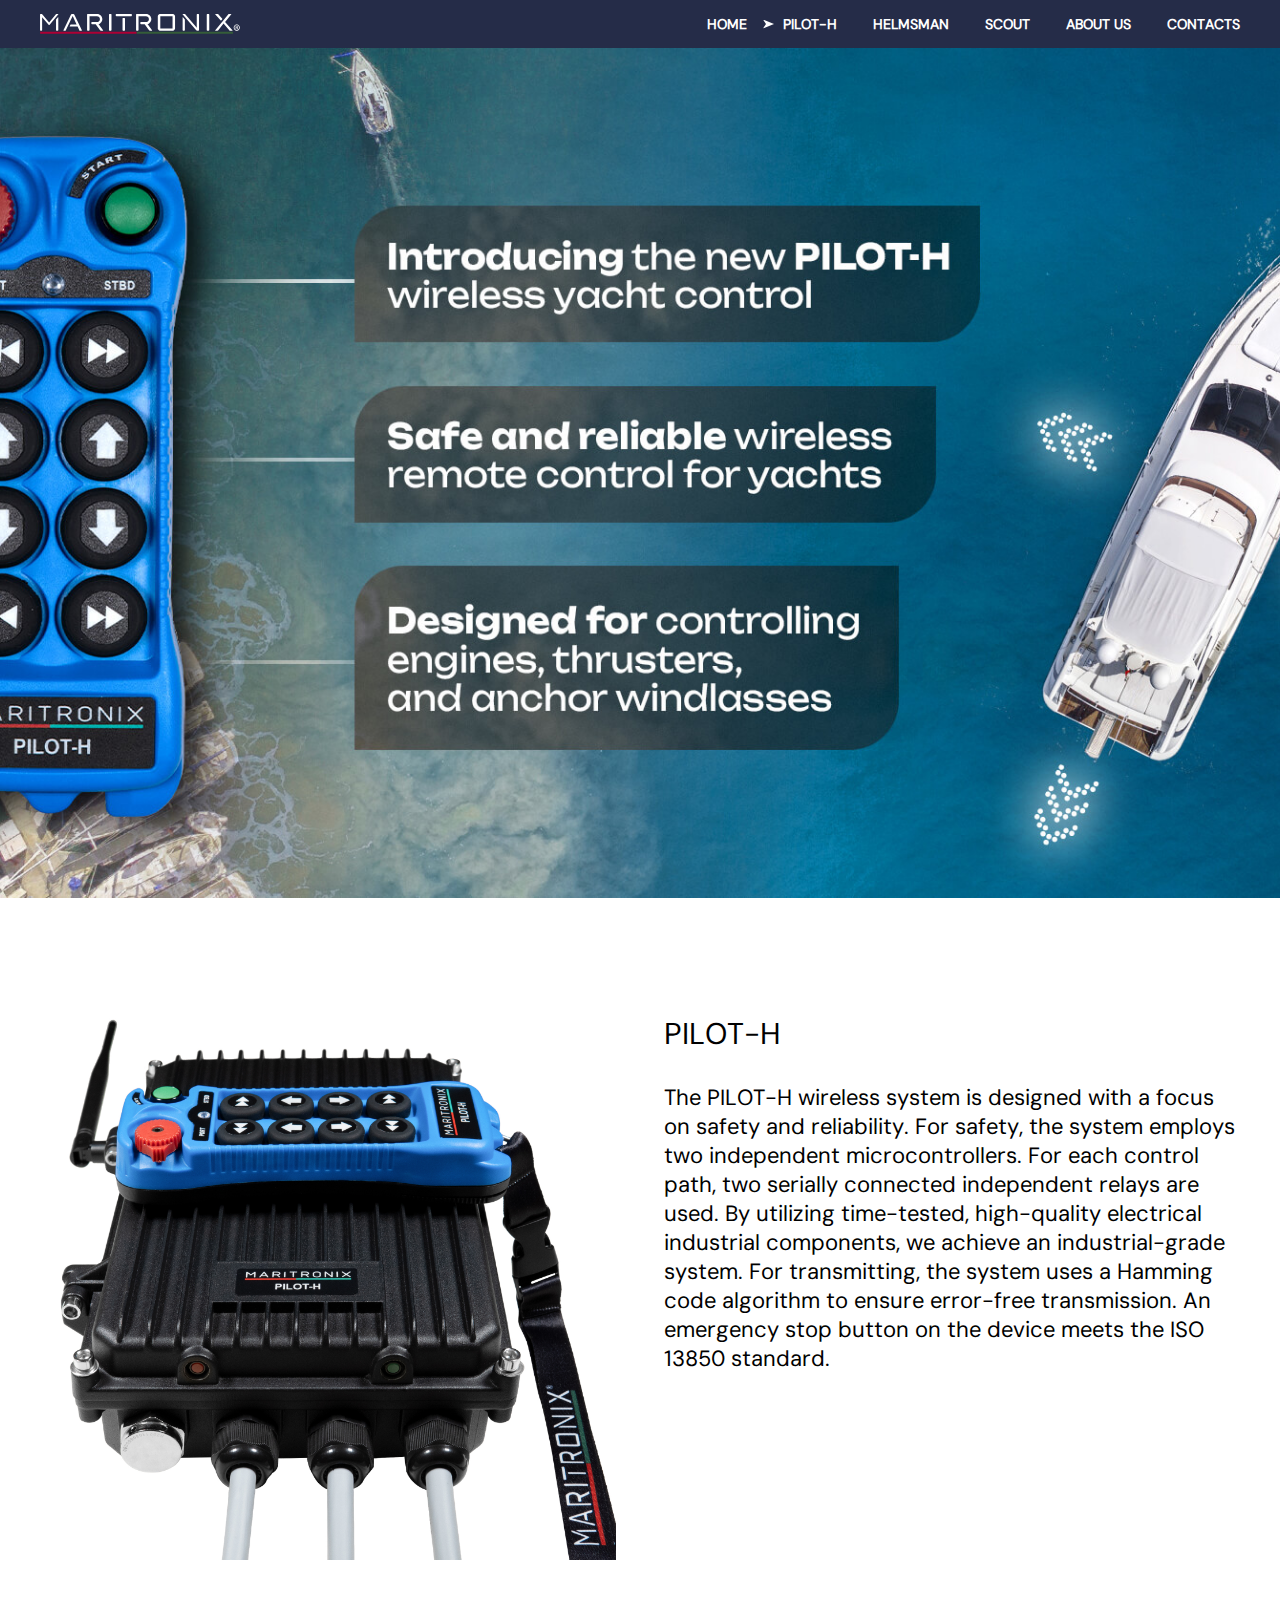
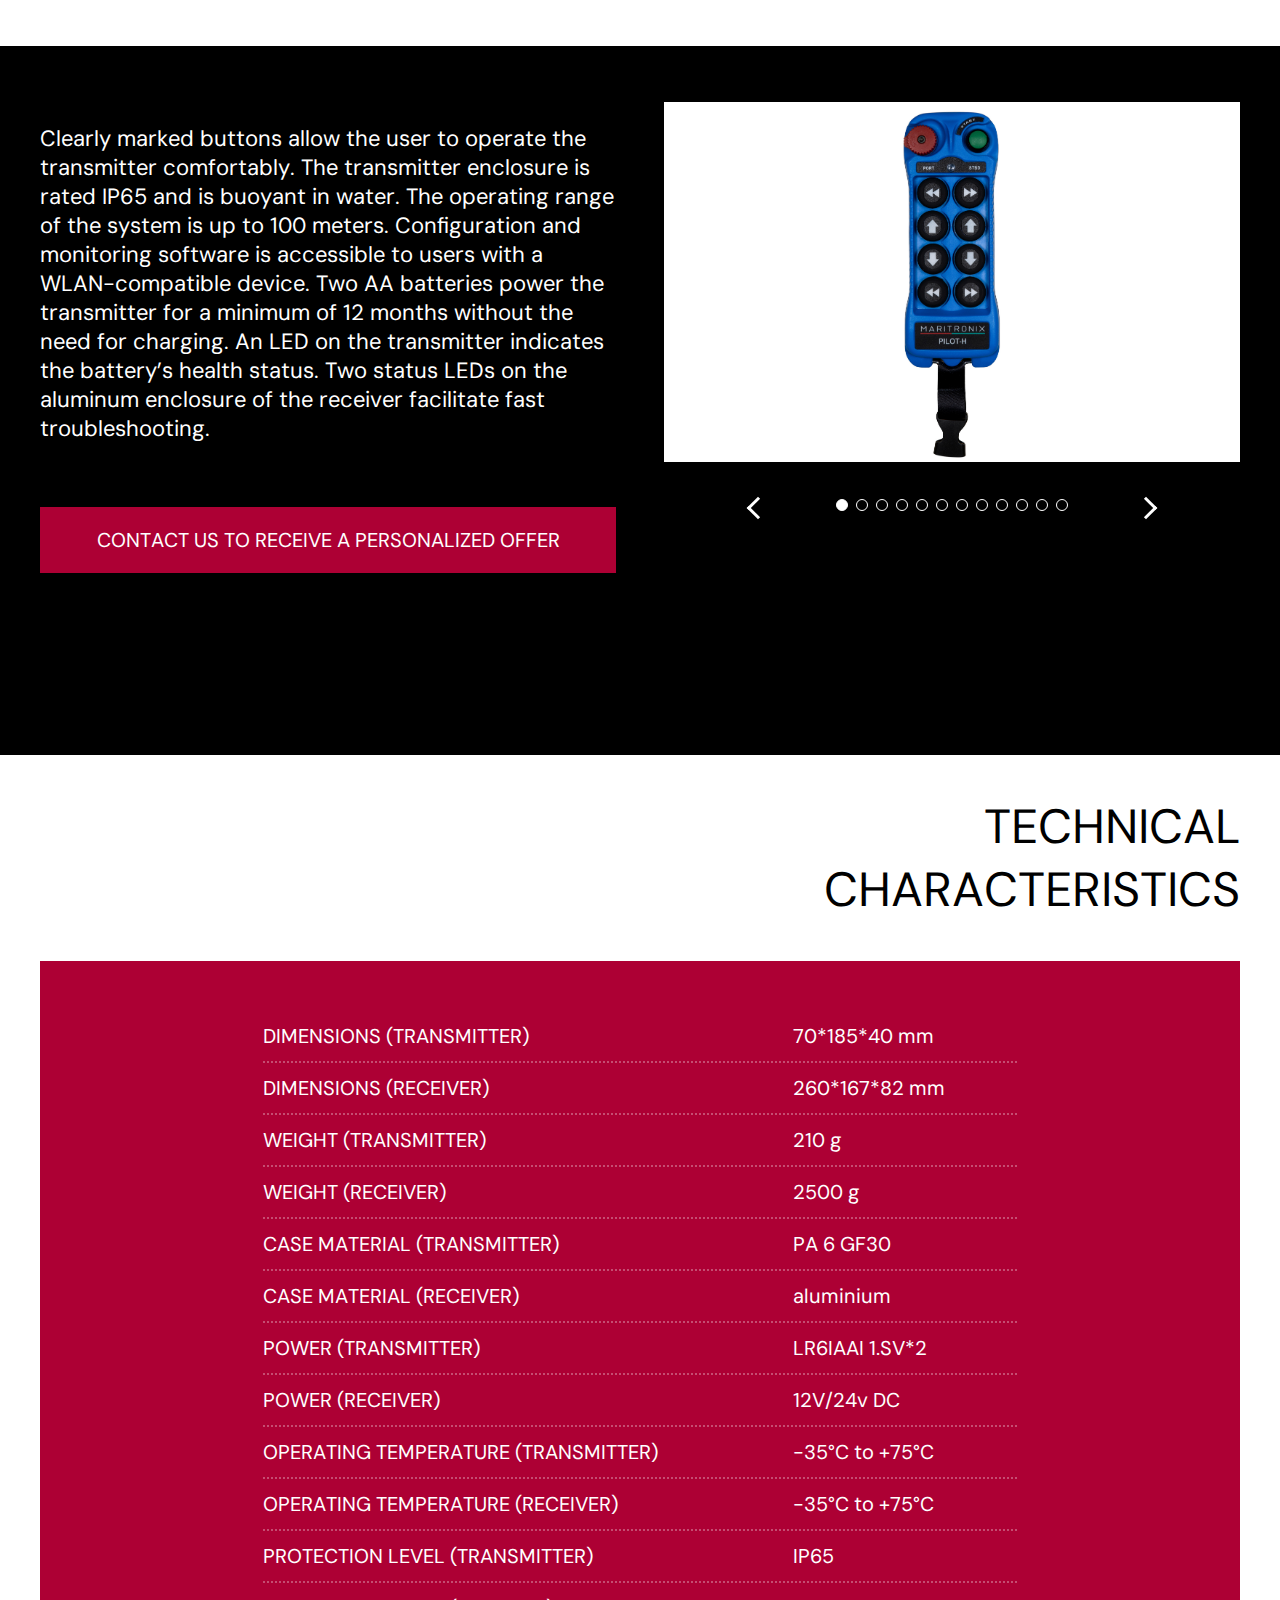
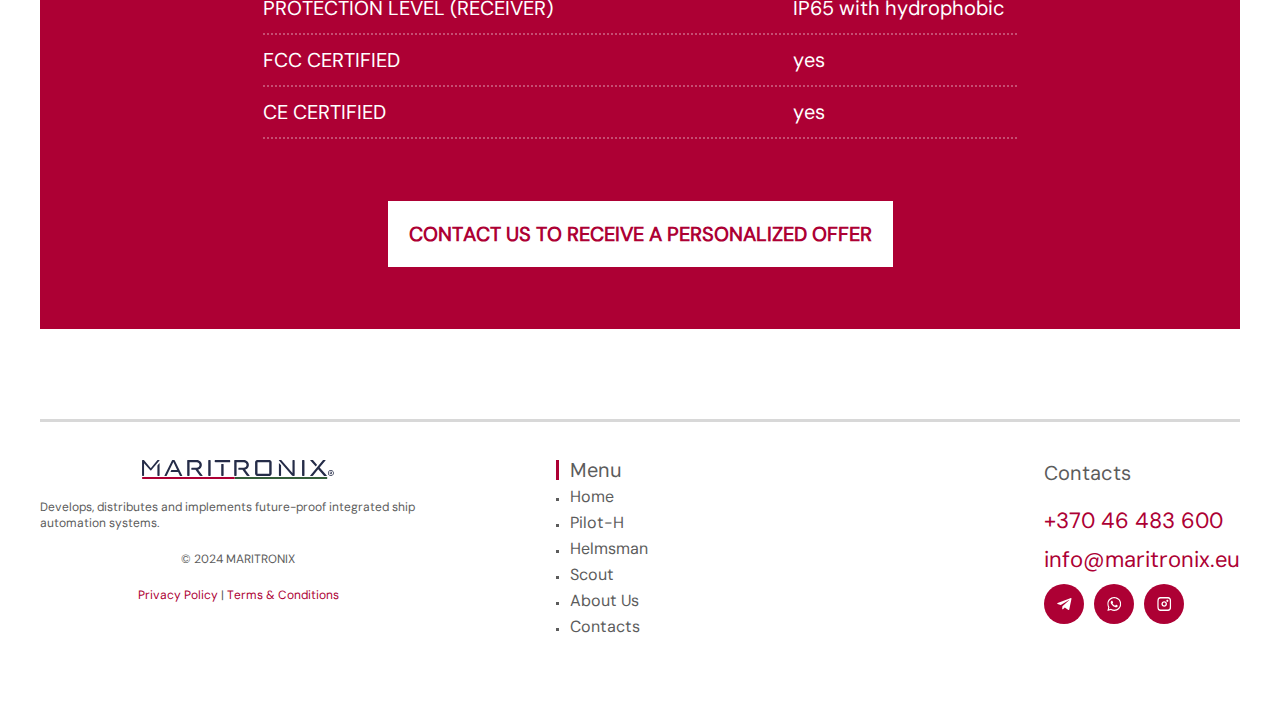
<file: pilot-h.html>
<!DOCTYPE html>
<html lang="en">

<head>
    <meta charset="UTF-8">
    <meta name="viewport" content="width=device-width, initial-scale=1.0">
    <title>Pilot-H</title>
    <link rel="stylesheet" href="https://cdn.jsdelivr.net/npm/swiper@11/swiper-bundle.min.css" />
    <link rel="stylesheet" href="assets/css/style.css">
</head>

<body>
    <div class="wrapper">
        <header class="header">
            <div class="container">
                <div class="header__wrapper">
                    <a href="index.html">
                        <img src="assets/img/logo-white.svg" alt="">
                    </a>
                    <nav class="header__nav">
                        <ul>
                            <li><a href="index.html">Home</a></li>
                            <li><a href="pilot-h.html" class="active">Pilot-h</a></li>
                            <li><a href="helmsman.html">Helmsman</a></li>
                            <li><a href="scout.html">Scout</a></li>
                            <li><a href="about.html">About Us</a></li>
                            <li><a href="contacts.html">Contacts</a></li>
                        </ul>
                    </nav>
                </div>
            </div>
        </header>
        <main class="main">
            <div class="hero" style="background-image: url(assets/img/pilot-h.jpg);">

            </div>
            <section class="home-product">
                <div class="container">
                    <div class="home-scout__wrapper">
                        <div class="home-scout__img">
                            <img src="assets/img/3.jpg" alt="">
                        </div>
                        <div class="home-scout__content">
                            <!-- <a href="index.html"><img src="assets/img/logo-dark.svg" alt="" style="width: 275px;"></a> -->
                            <h3>Pilot-h</h3>
                            <p>The PILOT-H wireless system is designed with a focus on safety and reliability. For
                                safety, the system employs two independent microcontrollers. For each control path, two
                                serially connected independent relays are used. By utilizing time-tested, high-quality
                                electrical industrial components, we achieve an industrial-grade system. For
                                transmitting, the system uses a Hamming code algorithm to ensure error-free
                                transmission. An emergency stop button on the device meets the ISO 13850 standard.</p>
                        </div>
                    </div>
                </div>
            </section>
            <section class="black home-scout product-cart">
                <div class="container">
                    <div class="home-scout__wrapper">
                        <div class="home-scout__content">
                            <!-- <a href="index.html"><img src="assets/img/logo-white.svg" alt="" style="width: 275px;"></a> -->
                            <p>Clearly marked buttons allow the user to operate the transmitter comfortably. The
                                transmitter enclosure is rated IP65 and is buoyant in water. The operating range of the
                                system is up to 100 meters. Configuration and monitoring software is accessible to users
                                with a WLAN-compatible device. Two AA batteries power the transmitter for a minimum of
                                12 months without the need for charging. An LED on the transmitter indicates the
                                battery’s health status. Two status LEDs on the aluminum enclosure of the receiver
                                facilitate fast troubleshooting.</p>
                            <a href="order.html" class="order-btn">
                                <div class="order-btn__content">
                                    Contact us to receive a personalized offer
                                </div>
                            </a>
                        </div>
                        <div class="home-scout__img product-slider">
                            <div class="swiper-product">
                                <div class="swiper-wrapper">
                                    <img class="swiper-slide" src="assets/img/1.jpg" alt="">
                                    <img class="swiper-slide" src="assets/img/2.jpg" alt="">
                                    <img class="swiper-slide" src="assets/img/3.jpg" alt="">
                                    <img class="swiper-slide" src="assets/img/4.jpg" alt="">
                                    <img class="swiper-slide" src="assets/img/5.jpg" alt="">
                                    <img class="swiper-slide" src="assets/img/6.jpg" alt="">
                                    <img class="swiper-slide" src="assets/img/7.jpg" alt="">
                                    <img class="swiper-slide" src="assets/img/8.jpg" alt="">
                                    <img class="swiper-slide" src="assets/img/9.jpg" alt="">
                                    <img class="swiper-slide" src="assets/img/10.jpg" alt="">
                                    <img class="swiper-slide" src="assets/img/11.jpg" alt="">
                                    <img class="swiper-slide" src="assets/img/12.jpg" alt="">
                                </div>
                            </div>
                            <div class="swiper-product-pagination swiper-pagination"></div>
                            <div class="swiper-product-buttons">
                                <div class="swiper-product-button swiper-product-button-prev"></div>
                                <div class="swiper-product-button swiper-product-button-next"></div>
                            </div>
                        </div>
                    </div>
                </div>
            </section>
            <section class="product-characteristics">
                <div class="container">
                    <h2>technical characteristics</h2>
                    <div class="product-characteristics__wrapper">
                        <div class="product-characteristics__item">
                            <div class="product-characteristics__item--title">DIMENSIONS (TRANSMITTER)</div>
                            <div class="product-characteristics__item--data">70*185*40 mm</div>
                        </div>
                        <div class="product-characteristics__item">
                            <div class="product-characteristics__item--title">DIMENSIONS (RECEIVER)</div>
                            <div class="product-characteristics__item--data">260*167*82 mm</div>
                        </div>
                        <div class="product-characteristics__item">
                            <div class="product-characteristics__item--title">WEIGHT (TRANSMITTER)</div>
                            <div class="product-characteristics__item--data">210 g</div>
                        </div>                        
                        <div class="product-characteristics__item">
                            <div class="product-characteristics__item--title">WEIGHT (RECEIVER)</div>
                            <div class="product-characteristics__item--data">2500 g</div>
                        </div>                        
                        <div class="product-characteristics__item">
                            <div class="product-characteristics__item--title">CASE MATERIAL (TRANSMITTER)</div>
                            <div class="product-characteristics__item--data">PA 6 GF30</div>
                        </div>                        
                        <div class="product-characteristics__item">
                            <div class="product-characteristics__item--title">CASE MATERIAL (RECEIVER)</div>
                            <div class="product-characteristics__item--data">aluminium</div>
                        </div>                        
                        <div class="product-characteristics__item">
                            <div class="product-characteristics__item--title">POWER (TRANSMITTER)</div>
                            <div class="product-characteristics__item--data">LR6IAAI 1.SV*2</div>
                        </div>                        
                        <div class="product-characteristics__item">
                            <div class="product-characteristics__item--title">POWER (RECEIVER)</div>
                            <div class="product-characteristics__item--data">12V/24v DC</div>
                        </div>                        
                        <div class="product-characteristics__item">
                            <div class="product-characteristics__item--title">OPERATING TEMPERATURE (TRANSMITTER)</div>
                            <div class="product-characteristics__item--data">-35°C to +75°C</div>
                        </div>                       
                        <div class="product-characteristics__item">
                            <div class="product-characteristics__item--title">OPERATING TEMPERATURE (RECEIVER)</div>
                            <div class="product-characteristics__item--data">-35°C to +75°C</div>
                        </div>                       
                        <div class="product-characteristics__item">
                            <div class="product-characteristics__item--title">PROTECTION LEVEL (TRANSMITTER)</div>
                            <div class="product-characteristics__item--data">IP65</div>
                        </div>                       
                        <div class="product-characteristics__item">
                            <div class="product-characteristics__item--title">PROTECTION LEVEL (RECEIVER)</div>
                            <div class="product-characteristics__item--data">IP65 with hydrophobic</div>
                        </div>                       
                        <div class="product-characteristics__item">
                            <div class="product-characteristics__item--title">FCC CERTIFIED</div>
                            <div class="product-characteristics__item--data">yes</div>
                        </div>                       
                        <div class="product-characteristics__item">
                            <div class="product-characteristics__item--title">CE CERTIFIED</div>
                            <div class="product-characteristics__item--data">yes</div>
                        </div>
                        <a href="order.html" class="order-btn">
                            <div class="order-btn__content">
                                Contact us to receive a personalized offer
                            </div>
                        </a>
                    </div>
                </div>
            </section>
        </main>
        <footer class="footer">
            <div class="container">
                <div class="footer__wrapper">
                    <div class="footer__main">
                        <a href="index.html"><img src="assets/img/logo-dark.svg" alt="" style="width: 192px; margin: 0 auto;"></a>
                        <div class="footer__main--text">Develops, distributes and implements future-proof integrated ship automation systems.</div>
                        <div class="footer__main--copy">© 2024 MARITRONIX</div>
                        <div class="footer__main--links">
                            <a href="#">Privacy Policy</a> | <a href="#">Terms & Conditions</a>
                        </div>
                    </div>
                    <div class="footer__menu">
                                           <div class="footer__nav">
                        <div class="footer__nav--title">Menu</div>
                        <nav class="footer__nav--menu">
                            <ul>
                                <li><a href="index.html">Home</a></li>
                                <li><a href="pilot-h.html">Pilot-H</a></li>
                                <li><a href="helmsman.html">Helmsman</a></li>
                                <li><a href="scout.html">Scout</a></li>
                                <li><a href="about.html">About Us</a></li>
                                <li><a href="contacts.html">Contacts</a></li>
                            </ul>
                        </nav>
                    </div>
                    <div class="footer__contacts">
                        <div class="footer__contacts--title">
                            Contacts
                        </div>
                        <div class="footer__contacts--phone">
                            <a href="#">+370 46 483 600</a>
                        </div>
                        <div class="footer__contacts--mail">
                            <a href="#">info@maritronix.eu</a>
                        </div>
                        <div class="footer__contacts--social">
                            <ul>
                                <li><a href="#">
                                    <svg width="25" height="24" viewBox="0 0 25 24" fill="none" xmlns="http://www.w3.org/2000/svg">
                                        <path d="M18.3006 6.13639L5.66973 11.0323C5.16144 11.2603 4.98953 11.7169 5.54688 11.9647L8.78725 12.9998L16.6221 8.13271C17.0499 7.82716 17.4878 7.90864 17.1109 8.24476L10.3819 14.3689L10.1705 16.9607C10.3663 17.3609 10.7248 17.3627 10.9535 17.1638L12.8151 15.3932L16.0036 17.7931C16.7441 18.2337 17.1471 17.9494 17.3064 17.1417L19.3978 7.18775C19.6149 6.19353 19.2446 5.75546 18.3006 6.13639Z" fill="white"/>
                                    </svg>
                                </a></li>
                                <li><a href="#">
                                    <svg width="15" height="14" viewBox="0 0 15 14" fill="none" xmlns="http://www.w3.org/2000/svg">
                                        <g clip-path="url(#clip0_123_2383)">
                                        <path d="M12.1363 2.03607C11.4946 1.38781 10.7302 0.873833 9.88768 0.524101C9.04519 0.174369 8.14151 -0.00411264 7.22933 -0.000934864C3.40733 -0.000934864 0.292328 3.11406 0.292328 6.93607C0.292328 8.16107 0.614328 9.35107 1.21633 10.4011L0.236328 13.9991L3.91133 13.0331C4.92633 13.5861 6.06733 13.8801 7.22933 13.8801C11.0513 13.8801 14.1663 10.7651 14.1663 6.94307C14.1663 5.08807 13.4453 3.34507 12.1363 2.03607ZM7.22933 12.7041C6.19333 12.7041 5.17833 12.4241 4.28933 11.8991L4.07933 11.7731L1.89533 12.3471L2.47633 10.2191L2.33633 10.0021C1.76075 9.08294 1.45513 8.02054 1.45433 6.93607C1.45433 3.75807 4.04433 1.16807 7.22233 1.16807C8.76233 1.16807 10.2113 1.77007 11.2963 2.86207C11.8336 3.39684 12.2593 4.03293 12.5489 4.73346C12.8385 5.434 12.9862 6.18504 12.9833 6.94307C12.9973 10.1211 10.4073 12.7041 7.22933 12.7041ZM10.3933 8.39207C10.2183 8.30807 9.36433 7.88807 9.21033 7.82507C9.04933 7.76907 8.93733 7.74107 8.81833 7.90907C8.69933 8.08407 8.37033 8.47607 8.27233 8.58807C8.17433 8.70707 8.06933 8.72107 7.89433 8.63007C7.71933 8.54607 7.15933 8.35707 6.50133 7.76907C5.98333 7.30707 5.64033 6.74007 5.53533 6.56507C5.43733 6.39007 5.52133 6.29907 5.61233 6.20807C5.68933 6.13107 5.78733 6.00506 5.87133 5.90706C5.95533 5.80906 5.99033 5.73207 6.04633 5.62007C6.10233 5.50107 6.07433 5.40307 6.03233 5.31907C5.99033 5.23507 5.64033 4.38107 5.50033 4.03107C5.36033 3.69507 5.21333 3.73707 5.10833 3.73007H4.77233C4.65333 3.73007 4.47133 3.77207 4.31033 3.94707C4.15633 4.12207 3.70833 4.54207 3.70833 5.39607C3.70833 6.25007 4.33133 7.07607 4.41533 7.18807C4.49933 7.30707 5.64033 9.05707 7.37633 9.80607C7.78933 9.98807 8.11133 10.0931 8.36333 10.1701C8.77633 10.3031 9.15433 10.2821 9.45533 10.2401C9.79133 10.1911 10.4843 9.82007 10.6243 9.41407C10.7713 9.00807 10.7713 8.66507 10.7223 8.58807C10.6733 8.51107 10.5683 8.47607 10.3933 8.39207Z" fill="white"/>
                                        </g>
                                        <defs>
                                        <clipPath id="clip0_123_2383">
                                        <rect width="14" height="14" fill="white" transform="translate(0.201172)"/>
                                        </clipPath>
                                        </defs>
                                    </svg>
                                </a></li>
                                <li><a href="#">
                                    <svg width="15" height="14" viewBox="0 0 15 14" fill="none" xmlns="http://www.w3.org/2000/svg">
                                        <g clip-path="url(#clip0_123_2387)">
                                        <path fill-rule="evenodd" clip-rule="evenodd" d="M3.52218 1.4963C2.83734 1.58841 2.47483 1.75687 2.21676 2.01516C1.95847 2.27323 1.78959 2.63617 1.69748 3.32101C1.60266 4.02598 1.60117 4.96036 1.60117 6.3V7.7C1.60117 9.03965 1.60266 9.97402 1.69748 10.679C1.78959 11.3638 1.95805 11.7263 2.21634 11.9844C2.47441 12.2427 2.83734 12.4116 3.52218 12.5037C4.22715 12.5985 5.16153 12.6 6.50117 12.6H7.90117C9.24082 12.6 10.1752 12.5985 10.8802 12.5037C11.565 12.4116 11.9275 12.2431 12.1856 11.9848C12.4439 11.7268 12.6128 11.3638 12.7049 10.679C12.7997 9.97402 12.8012 9.03965 12.8012 7.7V6.3C12.8012 4.96036 12.7997 4.02598 12.7049 3.32101C12.6128 2.63617 12.4443 2.27366 12.186 2.01559C11.9279 1.7573 11.565 1.58841 10.8802 1.4963C10.1752 1.40149 9.24082 1.4 7.90117 1.4H6.50117C5.16153 1.4 4.22715 1.40149 3.52218 1.4963ZM6.44994 5.11102e-07H7.9524C9.22873 -1.8765e-05 10.2576 -3.43695e-05 11.0668 0.108798C11.9069 0.221789 12.6143 0.463528 13.176 1.02564C13.7378 1.5872 13.9794 2.2945 14.0924 3.13439C14.2012 3.94358 14.2012 4.97245 14.2012 6.24878V7.75122C14.2012 9.02755 14.2012 10.0564 14.0924 10.8656C13.9794 11.7056 13.7377 12.413 13.1757 12.9746C12.6142 13.5365 11.9068 13.7782 11.0668 13.8912C10.2576 14 9.22872 14 7.95239 14H6.44995C5.17363 14 4.14475 14 3.33557 13.8912C2.49567 13.7782 1.78837 13.5366 1.22681 12.9748C0.664699 12.4132 0.422961 11.7057 0.309969 10.8656C0.201138 10.0564 0.201153 9.02755 0.201172 7.75123V6.24877C0.201153 4.97245 0.201138 3.94358 0.309969 3.13439C0.422947 2.29439 0.664639 1.58702 1.2266 1.02543C1.78819 0.463467 2.49556 0.221775 3.33557 0.108798C4.14475 -3.43695e-05 5.17362 -1.8765e-05 6.44994 5.11102e-07Z" fill="white"/>
                                        <path d="M10.3513 4.90005C10.9312 4.90005 11.4013 4.42995 11.4013 3.85005C11.4013 3.27015 10.9312 2.80005 10.3513 2.80005C9.77137 2.80005 9.30127 3.27015 9.30127 3.85005C9.30127 4.42995 9.77137 4.90005 10.3513 4.90005Z" fill="white"/>
                                        <path fill-rule="evenodd" clip-rule="evenodd" d="M7.20137 5.59995C6.42817 5.59995 5.80137 6.22675 5.80137 6.99995C5.80137 7.77315 6.42817 8.39995 7.20137 8.39995C7.97457 8.39995 8.60137 7.77315 8.60137 6.99995C8.60137 6.22675 7.97457 5.59995 7.20137 5.59995ZM4.40137 6.99995C4.40137 5.45355 5.65497 4.19995 7.20137 4.19995C8.74776 4.19995 10.0014 5.45355 10.0014 6.99995C10.0014 8.54635 8.74776 9.79995 7.20137 9.79995C5.65497 9.79995 4.40137 8.54635 4.40137 6.99995Z" fill="white"/>
                                        </g>
                                        <defs>
                                        <clipPath id="clip0_123_2387">
                                        <rect width="14" height="14" fill="white" transform="translate(0.201172)"/>
                                        </clipPath>
                                        </defs>
                                    </svg>
                                </a></li>
                            </ul>
                        </div>
                    </div> 
                    </div>

                </div>
            </div>
        </footer>
    </div>
    <script src="https://cdn.jsdelivr.net/npm/swiper@11/swiper-bundle.min.js"></script>
    <script src="assets/js/main.js"></script>
</body>

</html>
</file>
<file: assets/css/style.css>
/* Reset */

* {
    box-sizing: border-box;
}
html, body{
    margin: 0;
    padding: 0;
    height: 100%;
}
ul, li {
    list-style: none;
    padding: 0;
    margin: 0;
}
a{
    color: inherit;
    text-decoration: none;
}

:root{
    --dark-blue: #252C48; 
    --red: #AD0034;
    --white: #fff; 
    --grey: #5C5C5C;
    --grey-light: #D8D8D8;
    --black: #000;
}

/* Fonts */

@font-face {
    font-family: "DM Sans";
    src:
      local("DM Sansr"),
      url("../fonts/DMSans.ttf") format("ttf"),
      url("../fonts/DMSans.woff") format("woff"),
      url("../fonts/DMSans.woff2") format("woff2");

  }

/* main */
body{
    font-family: "DM Sans", sans-serif;
    font-size: clamp(1.13rem, calc(1.03rem + 0.45vw), 1.38rem);
}

h2{
    font-size: clamp(1.25rem, calc(0.61rem + 3.18vw), 3rem);
    font-weight: 200;
    text-align: right;
    max-width: 530px;
    text-transform: uppercase;
    margin-left: auto;
}

h3{
    font-size: clamp(1.5rem, calc(1.36rem + 0.68vw), 1.88rem);
    font-weight: 200;
    text-transform: uppercase;
}
h4{
    font-size: clamp(1.25rem, calc(0.98rem + 1.36vw), 2rem);
    font-weight: 400;
    text-transform: uppercase;
}
h4>span{
    font-weight: 900;
}
img, video{
    display: block;
    width: 100%;
    height: 100%;
    object-fit: cover;
}
button{
    border: none;
}

form * {
    outline: none;
}
form input:focus:not(input[type=radio]) {
    box-shadow: 0 0 8px var(--dark-blue);
}
form .order__item._error{
    box-shadow: 0 0 8px var(--red);
}
.hidden{
    display: none !important;
}
.container{
    max-width: 1230px;
    padding: 0 15px;
    margin: 0 auto;
}
.fixed{
    position: fixed;
    top: 0;
    width: 100%;
    z-index: 11111;
}
.black{
    background-color: var(--black);
    color: var(--white);
}
.hero{
    height: calc(100vh - 50px);
    background-repeat: no-repeat;
    background-size: cover;
    background-position: center;
}
.hero.hero-video{
aspect-ratio: 2/1;
height: auto;
}
.flex-c{
    display: flex;
    justify-content: space-between;
    align-items: center;
    gap: 10px;
}
.flex-s{
    display: flex;
    justify-content: space-between;
    align-items: start;
    gap: 10px;
}
.flex-e{
    display: flex;
    justify-content: space-between;
    align-items: end;
    gap: 10px;
}
.center{
    text-align: center;
}
.center-text{
    font-size: clamp(1rem, calc(0.82rem + 0.91vw), 1.5rem);
    margin-top: clamp(2.5rem, calc(1.59rem + 4.55vw), 5rem);
}
.info-item{
    font-size: clamp(1rem, calc(0.82rem + 0.91vw), 1.5rem);
    padding: clamp(2.5rem, calc(1.36rem + 5.68vw), 5.63rem) 0 clamp(2.5rem, calc(0.73rem + 8.86vw), 7.38rem);
}
.center-text span {
    color: var(--red);
    font-size: clamp(1.25rem, calc(0.89rem + 1.82vw), 2.25rem);
    font-weight: 700;
}
.lt{
    display: flex;
    align-items: center;
    justify-content: end;
    margin-bottom: clamp(1rem, calc(0.45rem + 2.73vw), 2.5rem);
}
.lt img{
    max-width: 290px;
    position: relative;
    z-index: 2;
}
.lt h2{
    position: relative;
    z-index: 1;
    max-width: 610px;
    font-size: clamp(1.5rem, calc(1.14rem + 1.82vw), 2.5rem);
    transform: translateX(100%);
    opacity: 0;
    transition: all 0.5s ease-out;
}
.lt.animate h2{
    transform: translateX(0%);
    opacity: 1;
}
.box-accent{
    background-color: var(--red);
    color: var(--white);
    padding: 28px 62px;
}
.box-accent__title{
    font-weight: 700;
    margin-bottom: 20px;
}

.main{
    position: relative;
}
.main::after{
    position: fixed;
    content: '';
    top: 0;
    left: 0;
    width: 100%;
    height: 100%;
    background: rgba(0, 0, 0, 0.2) url(../img/74H8.gif) center / 50px no-repeat;
    backdrop-filter: blur(2px);
    opacity: 0;
    visibility: hidden;
    transition: all 0.3s;
    z-index: 10000;
}
.main._sending::after{
    opacity: 1;
    visibility: visible;
}
/* ========================================== Link Button */
.link-btn{
    font-size: clamp(0.88rem, calc(0.65rem + 1.14vw), 1.5rem);
    font-weight: 400;
    text-transform: uppercase;
    color: var(--white);
    background-color: var(--red);
    padding: clamp(0.44rem, calc(-0.13rem + 2.84vw), 2rem) 20px;
    opacity: 0;
    transform: translateY(50px);
    transition: all 0.5s ease-out;
}
.link-btn.right{
    transform: translateX(50px);
}
.link-btn.left{
    transform: translateX(-50px);
}
.link-btn.animate{
    opacity: 1;
    transform: translate(0px);
    transition: all 0.3s  ease-out;
}

.link-btn__content{
    position: relative;
    height: 100%;
}
.link-btn__content::after{
    position: absolute;
    content: '';
    width: clamp(0.88rem, calc(0.74rem + 0.68vw), 1.25rem);
    height: clamp(0.88rem, calc(0.74rem + 0.68vw), 1.25rem);
    border-top: 2px solid var(--white);
    border-right: 2px solid var(--white);
    transform: rotate(45deg);
    bottom: 0;
    right: 1px;
}
.link-btn__content::before{
    position: absolute;
    content: '';
    height: 2px;
    width: 40px;
    background-color: var(--white);
    bottom: clamp(0.5rem, calc(0.45rem + 0.23vw), 0.63rem);
    right: 0;
    transition: all 0.3s;
}
.link-btn:hover .link-btn__content::before{
    width: 70%;
}

/* ========================================== Order Button */
.order-btn{
    display: block;
    font-size: clamp(0.88rem, calc(0.74rem + 0.68vw), 1.25rem);
    text-transform: uppercase;
    padding: 20px 21px;
    background-color: var(--red);
    color: var(--white);
    width: auto;
    max-width: 576px;
    text-align: center;
    text-wrap: wrap;
}
.product-cart .order-btn{
    margin-top: 64px;
    background-color: var(--red);
    color: var(--white);
}
.product-list .order-btn{
    margin: 0 auto;
}

.product-cart .home-scout__img{
    position: relative;

}
.product-cart .home-scout__img img{
    height: 100%;
    object-fit: contain;

}

.swiper-product{
    overflow-x: hidden;
    background-color: var(--white);
    width: 100%;
    aspect-ratio: 4/2.5;
}
.swiper-product-pagination{
    position: absolute;
    bottom: -56px !important;
}
.swiper-product-pagination .swiper-pagination-bullet{
    width: 12px;
    height: 12px;
    border-radius: 50%;
    border: 1px solid var(--white);
    opacity: 1;
}
.swiper-product-pagination .swiper-pagination-bullet-active{
    background-color: var(--white);
}
.swiper-product-buttons{
    position: absolute;
    display: flex;
    width: 100%;
    padding: 0 15%;
    justify-content: space-between;
    bottom: -54px ;
    
}
.swiper-product-button{
    position: relative;
    z-index: 1000;
    width: 16px;
    height: 16px;
    border-top: 3px solid var(--white);
    border-left: 3px solid var(--white);
    cursor: pointer;
}
.swiper-product-button-prev{
    transform: rotate(-45deg);
}
.swiper-product-button-next{
    transform: rotate(135deg);
}

.product-list {
    margin-top: 96px;
}

.product-list__item {
    display: flex;
    justify-content: space-between;
    align-items: center;
    gap: 10px;
    margin-bottom: 28px;
}
.product-list__item:nth-child(2n){
    flex-direction: row-reverse;
}
.product-list__box, .half {
    width: 48%;
    aspect-ratio: 1.8/1;
}
.half-5 {
    width:40%
}
.half-6{
    width:60%
}
.half{
    position: relative;
}
.info-item img{
    position: relative;
    z-index: 3;
}
.decor-one{
    position: absolute;
    width: 14%;
    height: 80%;
    background-color: var(--red);
    left: -14%;
    top: 55%;
    transform: translate(100%, -50%);
    z-index: 1;
    transition: all 0.5s ease-in-out;
}
.decor-one.animate{
    transform: translate(0%, -50%);
}
.decor-one::before{
    position: absolute;
    content: '';
    width: 2px;
    height: 0%;
    background-color: var(--white);
    left: 22%;
    top: 50%;
    transform: translateY(-50%);
    z-index: 2;
    transition: all 0.5s ease-in-out;

}
.decor-one.animate::before{
    height: 70%;
}
.decor-twoo{
    position: absolute;
    width: 14%;
    height: 80%;
    background-color: var(--red);
    right: -14%;
    top: 55%;
    transform: translate(-100%, -50%);
    z-index: 1;
    transition: all 0.5s ease-in-out;
}
.decor-twoo.animate{
    transform: translate(0%, -50%);
}
.decor-twoo::before{
    position: absolute;
    content: '';
    width: 2px;
    height: 0%;
    background-color: var(--white);
    right: 22%;
    top: 60%;
    transform: translateY(-50%);
    z-index: 2;
    transition: all 0.5s ease-in-out;
}
.v-four .decor-twoo::before{
    top: 30%;
    height: 0%;
    transition: all 0.5s ease-in-out;

}
.v-four .decor-twoo.animate::before, .decor-twoo.animate::before{
    height: 100%;
    transform: translateY(-50%);
}
.decor-three{
    position: absolute;
    width: 24%;
    height: 80%;
    background-color: var(--red);
    left: -14%;
    top: 65%;
    transform: translate(60%, -57%);
    transition: all 0.5s ease-in-out;
    z-index: 1;
}
.decor-three.animate{
    transform: translate(0%, -50%);
}
.decor-three::before{
    position: absolute;
    content: '';
    width: 2px;
    height: 0%;
    background-color: var(--white);
    left: 48%;
    top: 50%;
    transform: translateY(-50%);
    transition: all 0.5s ease-in-out;
    z-index: 2;
}
.decor-three.animate::before{
    height: 86%;
}

/* ========================================== Styles */


.wrapper{
    min-height: 100%;
    display: flex;
    flex-direction: column;
    justify-content: space-between;
}

/* ========================================== Header */
.header{
    background-color: var(--dark-blue);
    padding: 14px 0;
    color: var(--white);
    
}
.header__wrapper{
    display: flex;
    justify-content: space-between;
    align-items: center;
}
.header__nav{
    text-transform: uppercase;
    font-size: 14px;
    font-weight: 700;
}
.header__nav ul{
    display: flex;
    gap: 16px;
}
.header__nav ul a{
    position: relative;
    padding-left: 20px;
}
.header__nav ul a.active::after{
    content: '';
    position: absolute;
    background-image: url(../img/arrow.svg);
    width: 11px;
    height: 9px;
    left: 0;
    top: 50%;
    transform: translateY(-50%);
}
.header img{
    max-width: 200px;
}

/* ========================================== Pages */
.main{
    margin-top: auto;
    flex: 0 0 auto;
}

.home-info img{
    aspect-ratio: 2/0.9;
}
.home-info--text{
    font-size: clamp(0.88rem, calc(0.76rem + 0.57vw), 1.19rem);
    max-width: 996px;
    margin: clamp(1.75rem, calc(0.93rem + 4.09vw), 4rem) auto;
    opacity: 0;
    transform: translateY(50px);
    transition: all 0.5s;
}
.home-info--text.animate{
    opacity: 1;
    transform: translateY(0px);
    transition: all 0.5s;
}

.home-pilot{
    padding: clamp(1.25rem, calc(0.43rem + 4.09vw), 3.5rem) 0 clamp(2.5rem, calc(0.68rem + 9.09vw), 7.5rem) 0;
}
.home-pilot__wrapper{
    position: relative;
    padding-bottom: 82px;
}
.home-pilot__wrapper .link-btn{
    position: absolute;
    right: 20px;
    bottom: 0;
    width: clamp(13.69rem, calc(12.64rem + 5.23vw), 16.56rem);
    height: clamp(5.5rem, calc(3.77rem + 8.64vw), 10.25rem);
    
}
.home-pilot__text{
    max-width: 60%;
    opacity: 0;
    transform: translateY(50px);
    transition: all 0.5s ease-in-out;
}
.pilot .home-pilot__text{
    margin-top: -80px;
}
.home-pilot__text.animate{
    opacity: 1;
    transform: translateY(0px);
    transition: all 0.5s ease-in-out;
}

.home-scout{
    padding: clamp(1.25rem, calc(0.43rem + 4.09vw), 3.5rem) 0 clamp(2.5rem, calc(0.68rem + 9.09vw), 7.5rem);
}
.home-scout__wrapper{
    display: flex;
    justify-content: space-between;
    align-items: start;
}
.home-scout__img{
    position: relative;
    max-width: 48%;
}
.home-scout__img .link-btn{
    position: absolute;
    width: clamp(13.69rem, calc(12.64rem + 5.23vw), 16.56rem);
    height: clamp(5.5rem, calc(3.77rem + 8.64vw), 10.25rem);
    background-color: var(--red);
    left: -65px;
    bottom: -74px;
}
.home-product{
    padding: clamp(2.5rem, calc(1.45rem + 5.23vw), 5.38rem) 0;
}
.home-product .home-scout__content{
    max-width: 48%;
}
.info-item.contacts{
    padding-bottom: 0;
}
.contact-left{
    max-width: 414px;
    font-size: 20px;
}
.contact-right{
    font-size: 20px;
    max-width: 314px;
    margin-right: 20%;
}
/* ========================================== Product characteristics*/

.product-characteristics__wrapper{
    background-color: var(--red);
    color: var(--white);
    padding: 62px clamp(1.25rem, calc(-3.36rem + 23.07vw), 13.94rem);
    display: flex;
    flex-direction: column;
    gap: 12px;
    font-size: clamp(1rem, calc(0.91rem + 0.45vw), 1.25rem);
    font-weight: 400;
}
.product-characteristics__item{
    display: flex;
    justify-content: space-between;
    padding-bottom: 12px;
    border-bottom: 2px dotted rgba(255, 255, 255, 0.3);
}
.product-characteristics__item--title{
    text-transform: uppercase;
}
.product-characteristics__item--data{
    width: 224px;
}

.product-characteristics .order-btn{
    background-color: var(--white);
    color: var(--red);
    margin: 0 auto;
    margin-top: 50px;
    font-weight: 600;
}

/* ========================================== Big Image*/
.helmsman .half{
    aspect-ratio: unset !important;
}
.big-img .home-scout__img{
    max-width: 60%;
    aspect-ratio: 4/2.5;
}
.big-img .home-scout__content{
    max-width: clamp(12.5rem, calc(8.18rem + 21.59vw), 24.38rem);
}
.home-helmsman__img {
    max-width: 384px;
}
.home-product .home-scout__img .link-btn{
    position: absolute; 
    left: auto;
    right: -82px;
    bottom: -34px;
}
.home-scout__content{
    max-width: 48%;
}
.home-scout__content a{
    display: block;
    margin-bottom: 62px;
}

.product-video{
    padding: clamp(1.25rem, calc(-0.48rem + 8.64vw), 6rem) 0;
}
.product-video__text span{
    text-transform: uppercase;
    color: var(--red);
    font-weight: 700;
}
.quote{
    background-color: var(--dark-blue);
    color: var(--white);
    padding: 32px 0;
    text-align: center;
    font-size: 20px;
}
.quote .order-btn{
    margin: 40px auto 0;
}

.product-description {
    padding: clamp(1.25rem, calc(-0.48rem + 8.64vw), 6rem) 0;
}
.product-description .product-list__box{
    aspect-ratio: unset;
}
.product-list__box--title {
    font-size: 24px;
    font-weight: 700;
    color: var(--red);
    margin-bottom: 6px;
}

.box-item {
    display: flex;
    justify-content: start;
    gap: 30px;
    margin-bottom: 12px;
}
.box-item__title {
    font-size: 20px;
    font-weight: 700;
    color: var(--dark-blue);
    width: 100px;
    flex: 0 0 auto;
}
.box-item__text {
    font-size: 18px;
    margin-top: 2px;
}
.recommended{
    font-size: 20px;
    margin-top: 86px;
}
.recommended li{
    position: relative;
    margin-bottom: 16px;
    padding-left: 20px;
}
.recommended li::after{
    position: absolute;
    content: '';
    width: 11px;
    height: 9px;
    background-image: url(../img/arrow.svg);
    left: 0;
    top: 10px;
}
.recommended .order-btn{
    margin: 40px auto 0;
}
/* ========================================== Footer*/
.footer{
    padding: 0 0 56px;
    margin-top: 90px;
    color: var(--grey);
}
.footer__wrapper{
    padding-top: 38px;
    border-top: 3px solid var(--grey-light);
    display: flex;
    justify-content: space-between;
    align-items: start;
}
.footer__main {
    max-width: 396px;
    font-size: 12px;
    text-align: center;
    display: flex;
    flex-direction: column;
    gap: 20px;
}
.footer__main img{
    width: 192px;
    margin: 0 auto;
}
.footer__main--text{
    text-align: left;
}
.footer__main--links a {
    color: var(--red);
}
.footer__menu{
    display: flex;
    justify-content: space-between;
    flex:  1 0 auto;
    margin-left: clamp(1.88rem, calc(-0.17rem + 10.23vw), 7.5rem);
}
.footer__nav--title{
    position: relative;
    font-size: 20px;
    padding-left: 14px;
    line-height: 20px;
    margin-bottom: 10px;
}
.footer__nav--title::after{
    position: absolute;
    content: '';
    width: 3px;
    height: 100%;
    background-color: var(--red);
    top: 0;
    left: 0;
}
.footer__nav--menu li{
    position: relative;
    padding-left: 14px;
    font-size: 16px;
    line-height: 14px;
    margin-bottom: 12px;
}
.footer__nav--menu li::after{
    position: absolute;
    content: '';
    width: 3px;
    height: 3px;
    background-color: var(--grey);
    left: 0;
    bottom: 3px;
}
.footer__contacts--title{
    font-size: 20px;
    margin-bottom: 20px;
}
.footer__contacts--phone, .footer__contacts--mail{
    margin-bottom: 10px;
    color: var(--red);
}
.footer__contacts--social ul{
    display: flex;
    gap: 10px;
    margin-top: 10px;
}
.footer__contacts--social a{
    width: 40px;
    height: 40px;
    border-radius: 50%;
    background-color: var(--red);
    display: flex;
    align-items: center;
    justify-content: center;
    transition: all 0.3s;
}
.footer__contacts--social a:hover{
    background-color: transparent;
    border: 1px solid var(--red);
    transition: all 0.3s;
}  

.footer__contacts--social a:hover > svg path{
    fill: var(--red);
}
/*======== Order ==============*/
.button-order{
    position: relative;
    background-color: var(--red);
    color: var(--white);
    display: block;
    width: max-content;
    margin: 48px auto;
    padding: 12px 16px;
    border-radius: 8px;
    font-size: 20px;
    cursor: pointer;
    opacity: 1;
    transition: all 0.3s;
}
.button-shipping:hover{
    opacity: 0.8;
}
.order__wrapper{
    display: grid;
    grid-template-columns: repeat(2, 1fr);
    column-gap: 24px;
    row-gap: 12px;
}
.order__title{
    font-weight: 700;
    color: var(--grey);
}
.order__item{
    display: flex;
    justify-content: start;
    gap: 12px;
    padding: 4px 8px;
    border: 1px solid rgba(0, 0, 0, 0.2);
    border-radius: 4px;
    height: 52px;
    width: 100%;
    font-size: 16px;

}
.order__item:has(input:checked) {
    border: 1px solid #4b6efd;
}
.order__item label, .order__item::placeholder{
    width: 100%;
    line-height: 42px;
    font-size: 16px;
}
.order__inner span{
    color: var(--red);
}
#company input:checked ~ #company-name{
    display: none;
}
@media (max-width:1060px) {
    .home-scout__img .link-btn {
        left: 50%;
        transform: translateX(-50%);
    }
    .helmsman .home-scout__img .link-btn{
        left: auto;
        right: -82px;
        bottom: -34px;
        transform: translateX(0);
    }
    .product-characteristics__item--data{
        width: auto;
    }
}
@media (max-width:960px) {
    .hero{
        aspect-ratio: 2/1;
        height: auto;
        }
    .product-characteristics__wrapper{
        padding: 64px 20px;
    }
}
@media (max-width:856px){
    .header__wrapper{
        justify-content: center;
    }
    .header__nav{
        display: none;
    }
}
@media (max-width:760px) {
    .order__wrapper{
        grid-template-columns: repeat(1, 1fr);
    }
    .home-info--text{
        opacity: 0.3;
    }
    .flex-s{
        flex-direction: column;
        text-align: center;
        align-items: center;
    }
    .flex-e{
        flex-direction: column;
        text-align: center;
        align-items: center;
    }
    .contact-right {
        margin-right: 0;
        margin-top: 28px;
    }
    .info-item>.flex-c{
        flex-direction: column-reverse;
    }
    .black .flex-c{
        flex-direction: column;
    }
    .decor-one, .decor-twoo, .decor-three {
        display: none;
    }
    .half-5{
        width: 100%;
        text-align: center;
    }
    .lt{
        flex-direction: column-reverse;
    }
    .lt h2{
        text-align: center;
    }
    .home-pilot__text{
        max-width: 100%;
        margin-top: 0px;
        }
    .pilot .home-pilot__text{
        margin-top: 0px;
    }
    .home-scout__wrapper{
        position: relative;
        flex-direction: column-reverse;
        padding-top: 46px;
    }
    .home-scout__wrapper a:nth-child(1){
        position: absolute;
        top: 0;
        left: 50%;
        transform: translateX(-50%);
    }
    .home-scout__content{
        max-width: 100%;
        margin-top: 68px;
    }
    .home-scout__img{
        max-width: 100%;
        margin-left: auto;
    }
    .home-scout__img .link-btn{
        left: 33%;
    }
    .home-scout__content:not(.scout .home-scout__content){
        margin-top: 0;
    }
    .home-product .home-scout__content{
        max-width: 100%;
    }
    .product-slider{
        margin-bottom: 80px;
        margin-top: 24px;
    }
    .product-cart .order-btn{
        margin: 64px auto 0;
    }
    .scout .home-scout__img{
        max-width: 90%;
    }
    .helmsman .home-scout__img{
        max-width: 100vw;
        padding-right: 20%;
        margin-right: auto;
        margin-left: 0;
    }

    .helmsman .home-scout__img .link-btn{
        position: absolute;
        right: 0;
    }
    .big-img .home-scout__img{
        max-width: 90%;
        aspect-ratio: unset;
    }
    .big-img .home-scout__img .link-btn{
        transform: translateX(0);
        left: -10%;
    }
    .big-img .home-scout__content{
        max-width: 100%;
        margin-top: 80px !important;
        font-size: 16px;
    }
    .product-list__item, .product-list__item:nth-child(2n){
        flex-direction: column;
    }
    .product-list__box, .half{
        width: 100%;
        aspect-ratio: unset;
    }
    .footer__wrapper{
        display: flex;
        flex-direction: column-reverse;
        align-items: center;
    }
    .footer__menu{
        margin-left: 0;
        margin-bottom: 40px;
        width: 100%;
        justify-content: space-around;
    }
    .footer__main--text{
        text-align: center;
    }
    .half-6{
        width: 100%;
    }
}
@media (max-width:560px){
    .product-characteristics__wrapper{
        font-size: 14px;
    }
    .product-characteristics__item--title{
        max-width: 60%;
    }
    .product-characteristics__item--data{
        text-align: right;
    }
}
</file>
